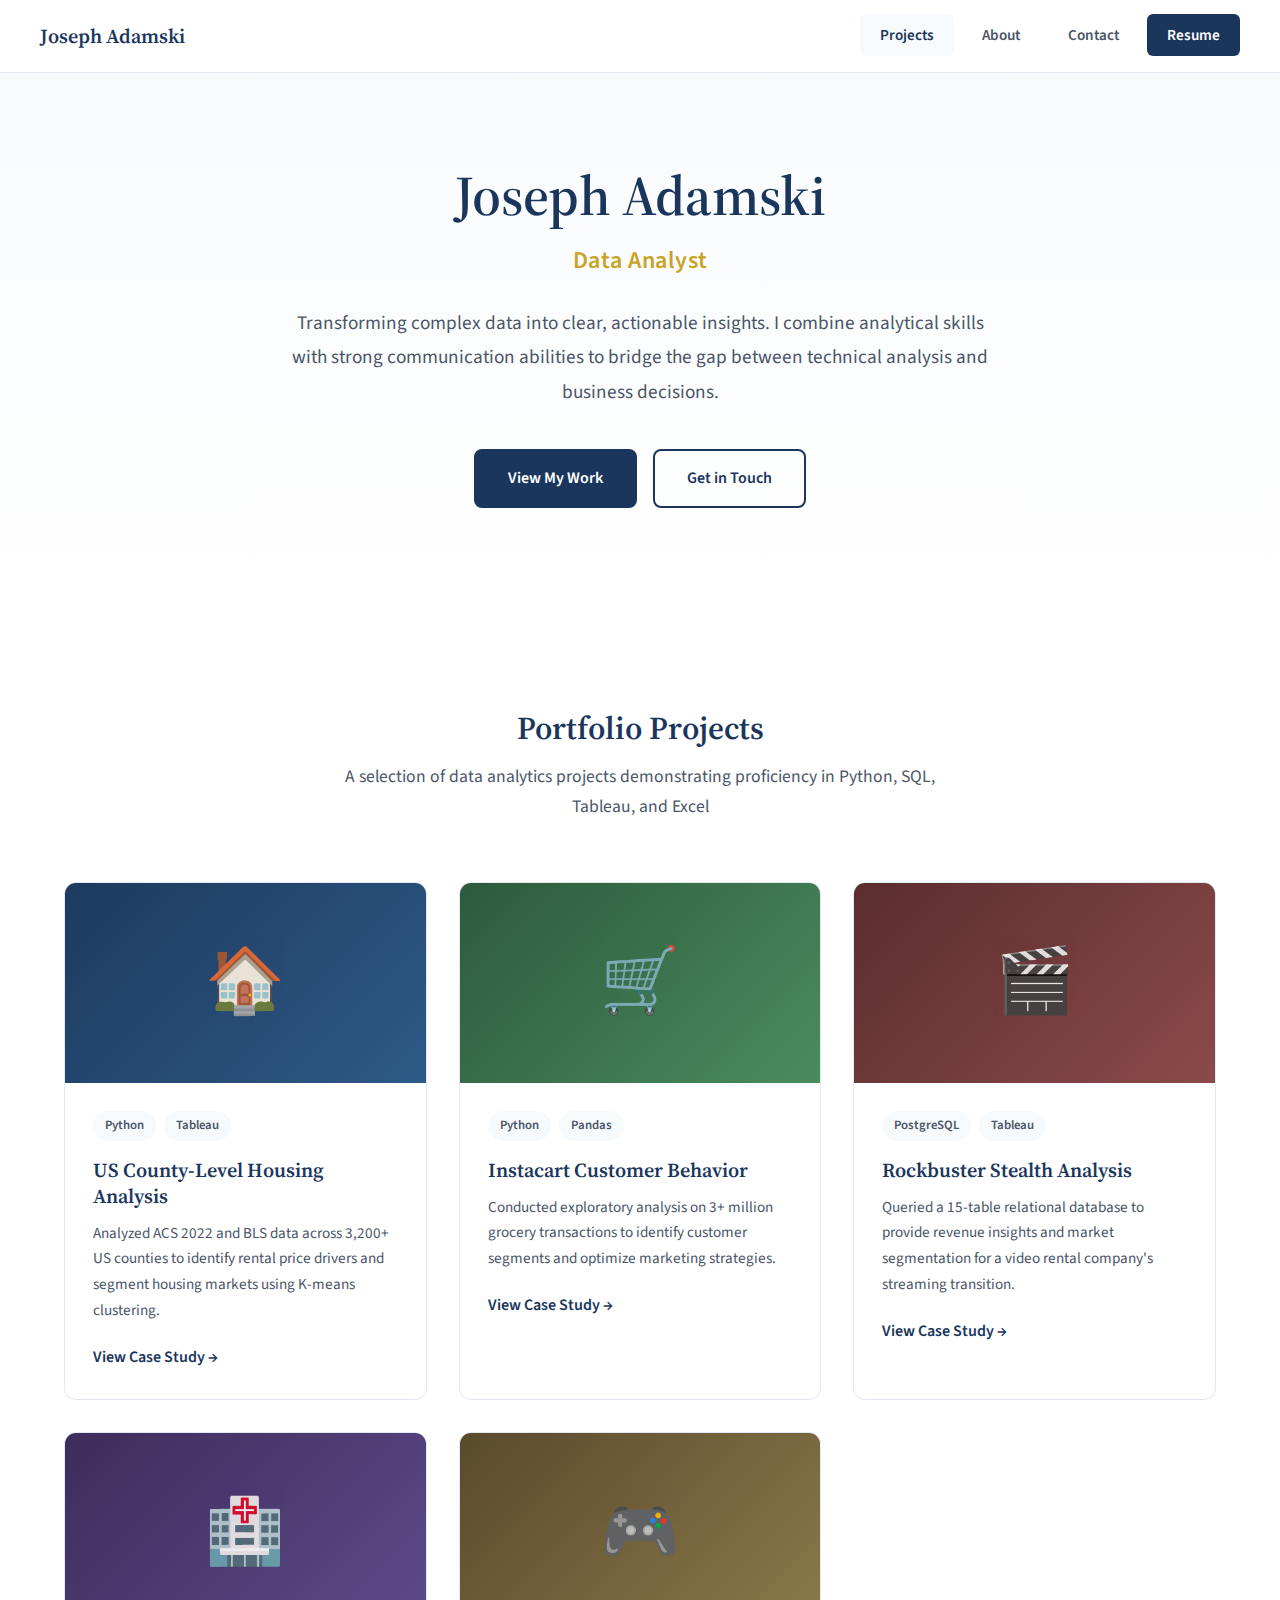
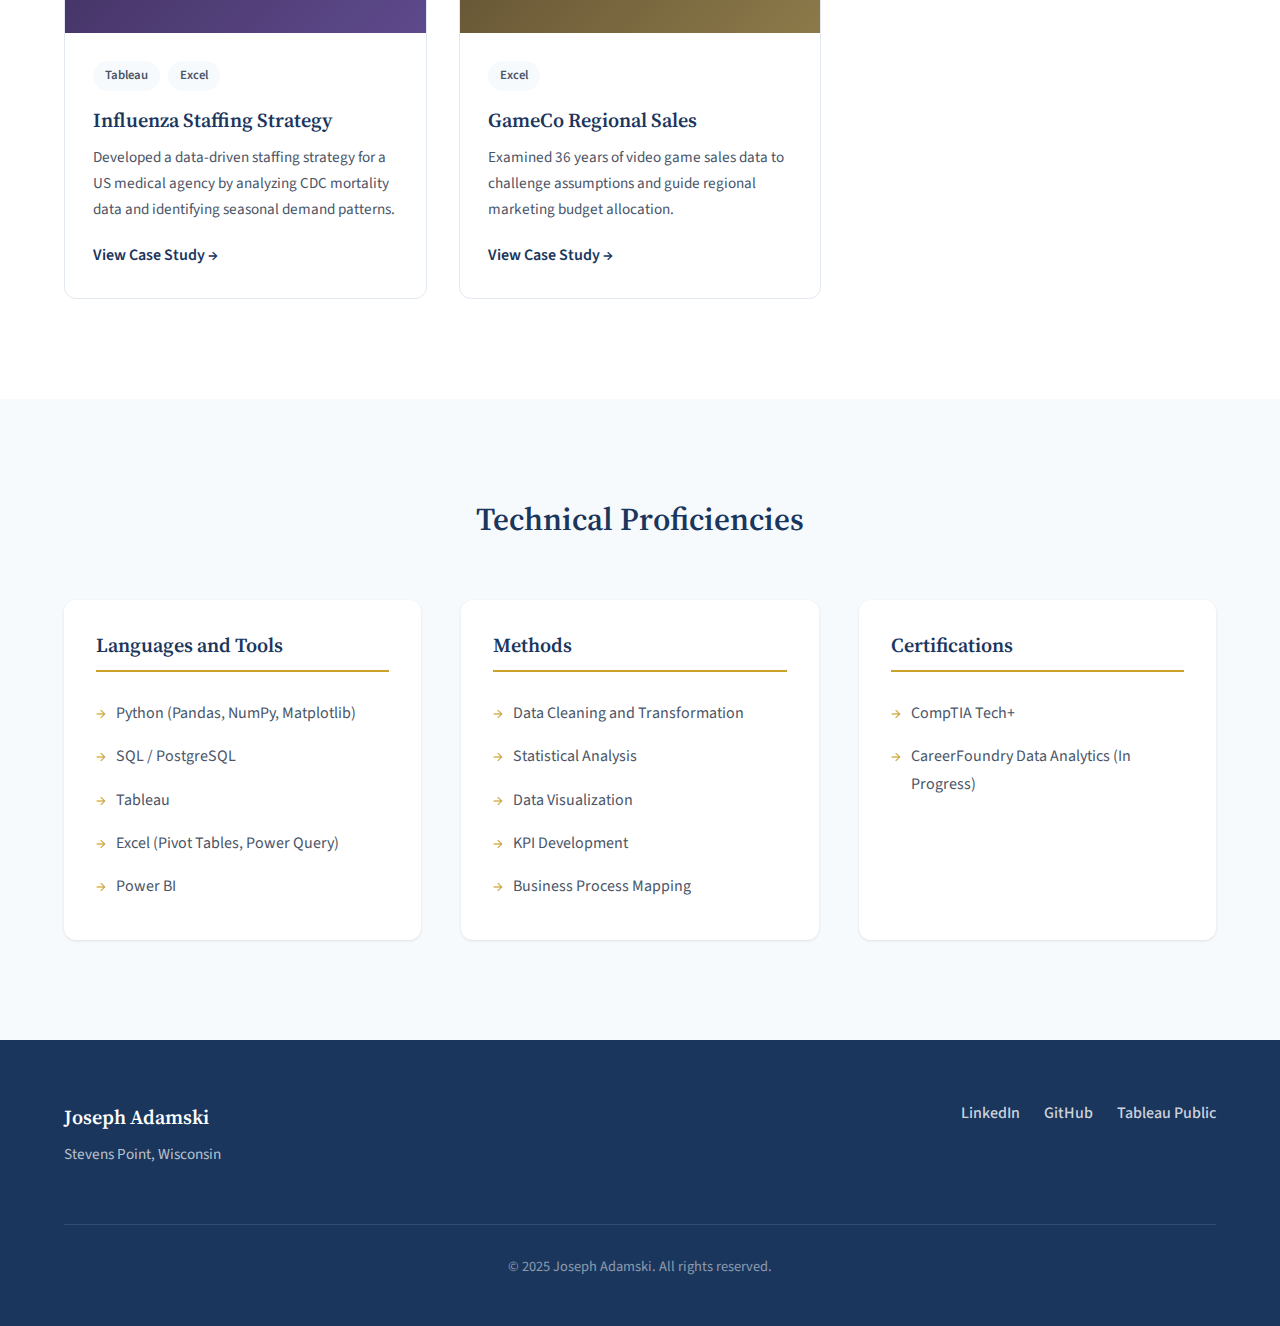
<file: index.html>
<!DOCTYPE html>
<html lang="en">
<head>
    <meta charset="UTF-8">
    <meta name="viewport" content="width=device-width, initial-scale=1.0">
    <title>Joseph Adamski | Data Analyst</title>
    <link rel="stylesheet" href="styles.css">
    <link rel="preconnect" href="https://fonts.googleapis.com">
    <link rel="preconnect" href="https://fonts.gstatic.com" crossorigin>
    <link href="https://fonts.googleapis.com/css2?family=Source+Sans+3:wght@400;600;700&family=Source+Serif+4:wght@400;600&display=swap" rel="stylesheet">
</head>
<body>
    <!-- Navigation -->
    <nav class="navbar">
        <div class="nav-container">
            <a href="index.html" class="nav-logo">Joseph Adamski</a>
            <ul class="nav-menu">
                <li><a href="index.html" class="nav-link active">Projects</a></li>
                <li><a href="about.html" class="nav-link">About</a></li>
                <li><a href="contact.html" class="nav-link">Contact</a></li>
                <li><a href="assets/Joseph_Adamski_Resume.pdf" class="nav-link nav-resume" target="_blank">Resume</a></li>
            </ul>
            <button class="nav-toggle" aria-label="Toggle navigation">
                <span></span>
                <span></span>
                <span></span>
            </button>
        </div>
    </nav>

    <!-- Hero Section -->
    <header class="hero">
        <div class="hero-content">
            <h1>Joseph Adamski</h1>
            <p class="hero-title">Data Analyst</p>
            <p class="hero-description">Transforming complex data into clear, actionable insights. I combine analytical skills with strong communication abilities to bridge the gap between technical analysis and business decisions.</p>
            <div class="hero-cta">
                <a href="#projects" class="btn btn-primary">View My Work</a>
                <a href="contact.html" class="btn btn-secondary">Get in Touch</a>
            </div>
        </div>
    </header>

    <!-- Projects Section -->
    <section id="projects" class="projects">
        <div class="container">
            <h2 class="section-title">Portfolio Projects</h2>
            <p class="section-subtitle">A selection of data analytics projects demonstrating proficiency in Python, SQL, Tableau, and Excel</p>
            
            <div class="project-grid">
                <!-- Project 1: US Housing -->
                <article class="project-card">
                    <div class="project-image">
                        <div class="project-placeholder" style="background: linear-gradient(135deg, #1e3a5f 0%, #2d5a87 100%);">
                            <span class="project-icon">🏠</span>
                        </div>
                    </div>
                    <div class="project-content">
                        <div class="project-tags">
                            <span class="tag">Python</span>
                            <span class="tag">Tableau</span>
                        </div>
                        <h3>US County-Level Housing Analysis</h3>
                        <p>Analyzed ACS 2022 and BLS data across 3,200+ US counties to identify rental price drivers and segment housing markets using K-means clustering.</p>
                        <a href="projects/us-housing.html" class="project-link">View Case Study →</a>
                    </div>
                </article>

                <!-- Project 2: Instacart -->
                <article class="project-card">
                    <div class="project-image">
                        <div class="project-placeholder" style="background: linear-gradient(135deg, #2d5a3d 0%, #4a8c5e 100%);">
                            <span class="project-icon">🛒</span>
                        </div>
                    </div>
                    <div class="project-content">
                        <div class="project-tags">
                            <span class="tag">Python</span>
                            <span class="tag">Pandas</span>
                        </div>
                        <h3>Instacart Customer Behavior</h3>
                        <p>Conducted exploratory analysis on 3+ million grocery transactions to identify customer segments and optimize marketing strategies.</p>
                        <a href="projects/instacart.html" class="project-link">View Case Study →</a>
                    </div>
                </article>

                <!-- Project 3: Rockbuster -->
                <article class="project-card">
                    <div class="project-image">
                        <div class="project-placeholder" style="background: linear-gradient(135deg, #5a2d2d 0%, #8c4a4a 100%);">
                            <span class="project-icon">🎬</span>
                        </div>
                    </div>
                    <div class="project-content">
                        <div class="project-tags">
                            <span class="tag">PostgreSQL</span>
                            <span class="tag">Tableau</span>
                        </div>
                        <h3>Rockbuster Stealth Analysis</h3>
                        <p>Queried a 15-table relational database to provide revenue insights and market segmentation for a video rental company's streaming transition.</p>
                        <a href="projects/rockbuster.html" class="project-link">View Case Study →</a>
                    </div>
                </article>

                <!-- Project 4: Influenza -->
                <article class="project-card">
                    <div class="project-image">
                        <div class="project-placeholder" style="background: linear-gradient(135deg, #3d2d5a 0%, #5e4a8c 100%);">
                            <span class="project-icon">🏥</span>
                        </div>
                    </div>
                    <div class="project-content">
                        <div class="project-tags">
                            <span class="tag">Tableau</span>
                            <span class="tag">Excel</span>
                        </div>
                        <h3>Influenza Staffing Strategy</h3>
                        <p>Developed a data-driven staffing strategy for a US medical agency by analyzing CDC mortality data and identifying seasonal demand patterns.</p>
                        <a href="projects/influenza.html" class="project-link">View Case Study →</a>
                    </div>
                </article>

                <!-- Project 5: GameCo -->
                <article class="project-card">
                    <div class="project-image">
                        <div class="project-placeholder" style="background: linear-gradient(135deg, #5a4a2d 0%, #8c7a4a 100%);">
                            <span class="project-icon">🎮</span>
                        </div>
                    </div>
                    <div class="project-content">
                        <div class="project-tags">
                            <span class="tag">Excel</span>
                        </div>
                        <h3>GameCo Regional Sales</h3>
                        <p>Examined 36 years of video game sales data to challenge assumptions and guide regional marketing budget allocation.</p>
                        <a href="projects/gameco.html" class="project-link">View Case Study →</a>
                    </div>
                </article>
            </div>
        </div>
    </section>

    <!-- Skills Section -->
    <section class="skills">
        <div class="container">
            <h2 class="section-title">Technical Proficiencies</h2>
            <div class="skills-grid">
                <div class="skill-category">
                    <h3>Languages and Tools</h3>
                    <ul>
                        <li>Python (Pandas, NumPy, Matplotlib)</li>
                        <li>SQL / PostgreSQL</li>
                        <li>Tableau</li>
                        <li>Excel (Pivot Tables, Power Query)</li>
                        <li>Power BI</li>
                    </ul>
                </div>
                <div class="skill-category">
                    <h3>Methods</h3>
                    <ul>
                        <li>Data Cleaning and Transformation</li>
                        <li>Statistical Analysis</li>
                        <li>Data Visualization</li>
                        <li>KPI Development</li>
                        <li>Business Process Mapping</li>
                    </ul>
                </div>
                <div class="skill-category">
                    <h3>Certifications</h3>
                    <ul>
                        <li>CompTIA Tech+</li>
                        <li>CareerFoundry Data Analytics (In Progress)</li>
                    </ul>
                </div>
            </div>
        </div>
    </section>

    <!-- Footer -->
    <footer class="footer">
        <div class="container">
            <div class="footer-content">
                <div class="footer-info">
                    <p class="footer-name">Joseph Adamski</p>
                    <p class="footer-location">Stevens Point, Wisconsin</p>
                </div>
                <div class="footer-links">
                    <a href="https://www.linkedin.com/in/josephvadamski" target="_blank">LinkedIn</a>
                    <a href="https://github.com/DataPenguin-25" target="_blank">GitHub</a>
                    <a href="https://public.tableau.com/app/profile/joseph.adamski" target="_blank">Tableau Public</a>
                </div>
            </div>
            <p class="footer-copyright">© 2025 Joseph Adamski. All rights reserved.</p>
        </div>
    </footer>

    <script src="script.js"></script>
</body>
</html>
</file>
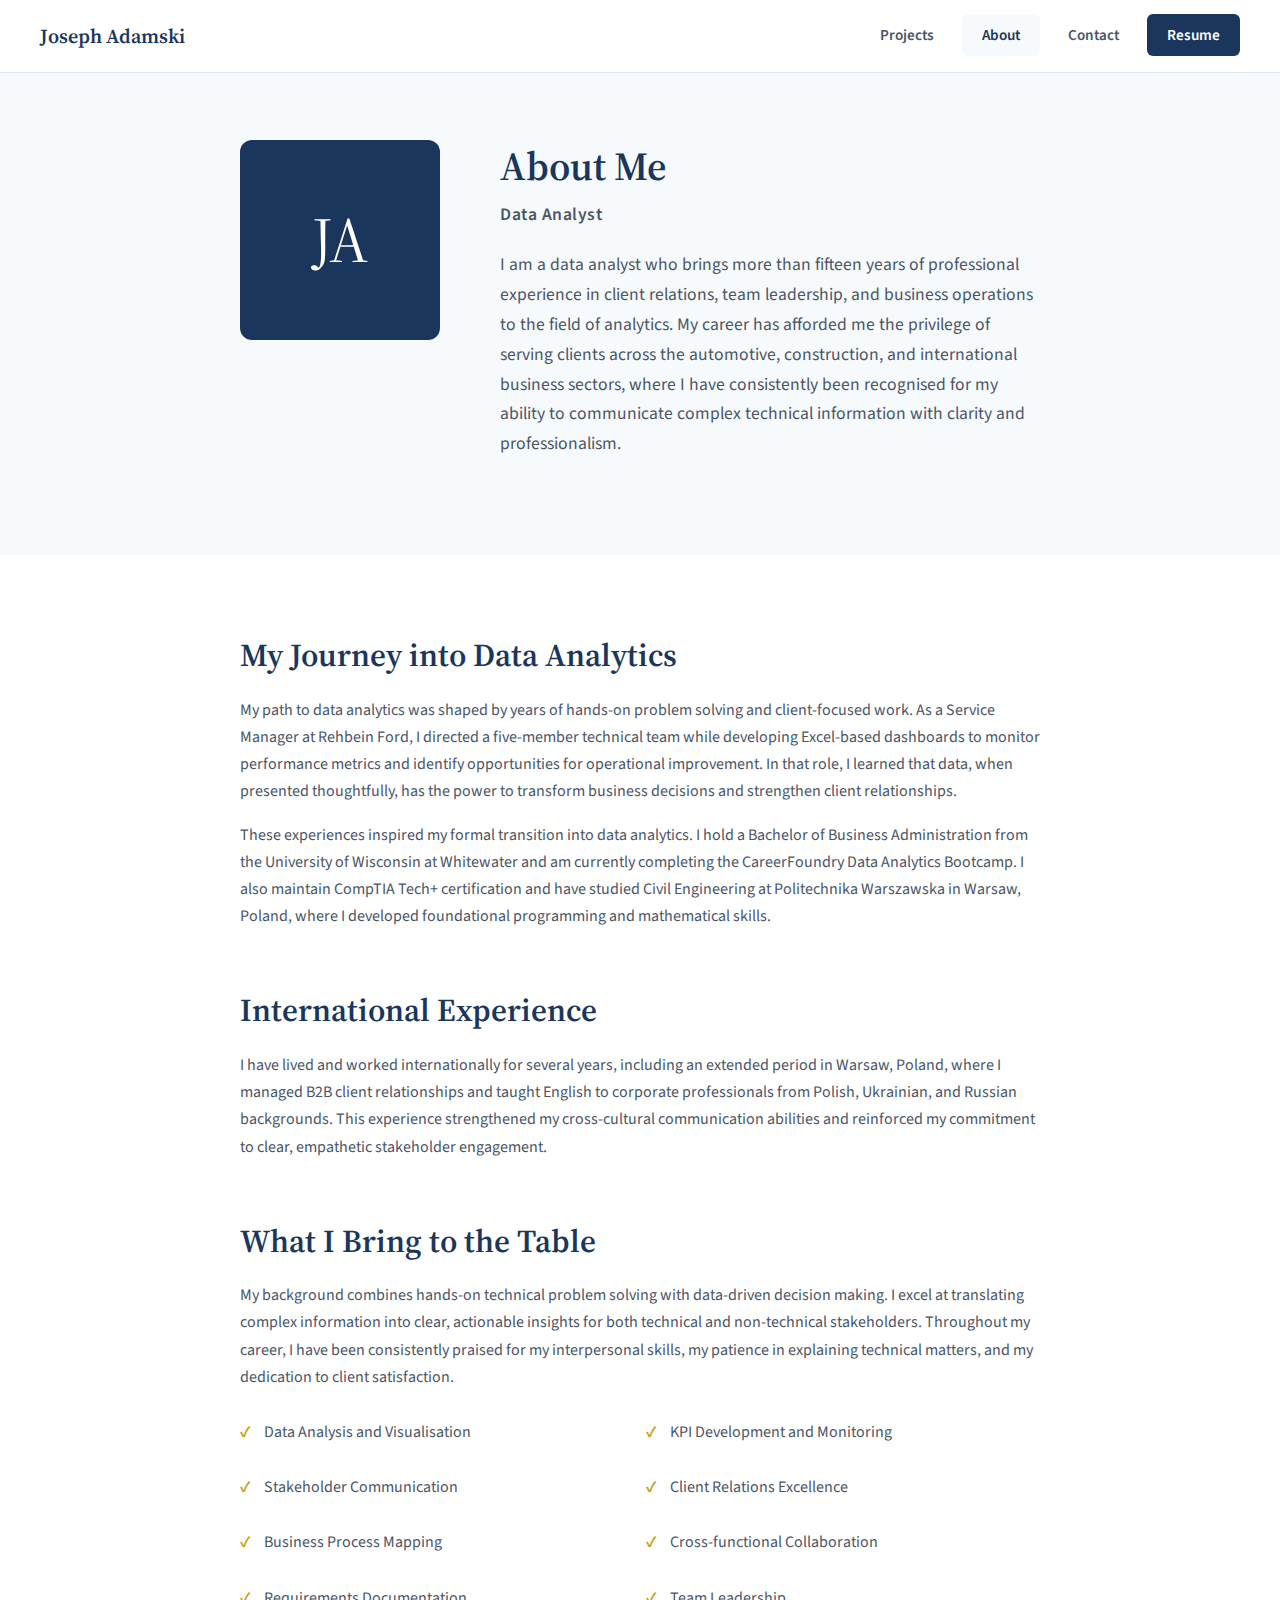
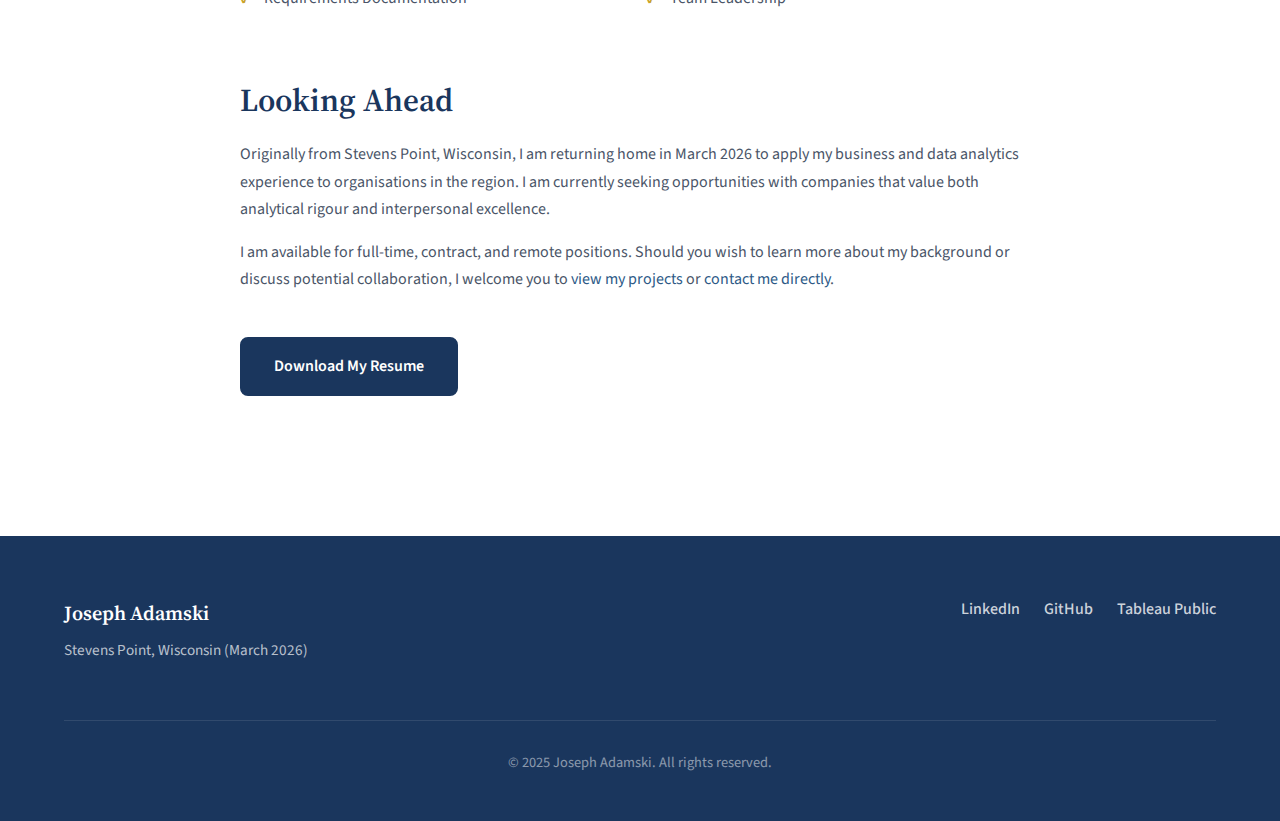
<file: about.html>
<!DOCTYPE html>
<html lang="en">
<head>
    <meta charset="UTF-8">
    <meta name="viewport" content="width=device-width, initial-scale=1.0">
    <title>About | Joseph Adamski</title>
    <link rel="stylesheet" href="styles.css">
    <link rel="preconnect" href="https://fonts.googleapis.com">
    <link rel="preconnect" href="https://fonts.gstatic.com" crossorigin>
    <link href="https://fonts.googleapis.com/css2?family=Source+Sans+3:wght@400;600;700&family=Source+Serif+4:wght@400;600&display=swap" rel="stylesheet">
</head>
<body>
    <!-- Navigation -->
    <nav class="navbar">
        <div class="nav-container">
            <a href="index.html" class="nav-logo">Joseph Adamski</a>
            <ul class="nav-menu">
                <li><a href="index.html" class="nav-link">Projects</a></li>
                <li><a href="about.html" class="nav-link active">About</a></li>
                <li><a href="contact.html" class="nav-link">Contact</a></li>
                <li><a href="assets/Joseph_Adamski_Resume.pdf" class="nav-link nav-resume" target="_blank">Resume</a></li>
            </ul>
            <button class="nav-toggle" aria-label="Toggle navigation">
                <span></span>
                <span></span>
                <span></span>
            </button>
        </div>
    </nav>

    <!-- About Hero -->
    <section class="about-hero">
        <div class="about-content">
            <div class="about-photo">
                JA
            </div>
            <div class="about-intro">
                <h1>About Me</h1>
                <p class="hero-title">Data Analyst</p>
                <p>I am a data analyst who brings more than fifteen years of professional experience in client relations, team leadership, and business operations to the field of analytics. My career has afforded me the privilege of serving clients across the automotive, construction, and international business sectors, where I have consistently been recognised for my ability to communicate complex technical information with clarity and professionalism.</p>
            </div>
        </div>
    </section>

    <!-- About Sections -->
    <div class="about-sections">
        <section class="about-section">
            <h2>My Journey into Data Analytics</h2>
            <p>My path to data analytics was shaped by years of hands-on problem solving and client-focused work. As a Service Manager at Rehbein Ford, I directed a five-member technical team while developing Excel-based dashboards to monitor performance metrics and identify opportunities for operational improvement. In that role, I learned that data, when presented thoughtfully, has the power to transform business decisions and strengthen client relationships.</p>
            <p>These experiences inspired my formal transition into data analytics. I hold a Bachelor of Business Administration from the University of Wisconsin at Whitewater and am currently completing the CareerFoundry Data Analytics Bootcamp. I also maintain CompTIA Tech+ certification and have studied Civil Engineering at Politechnika Warszawska in Warsaw, Poland, where I developed foundational programming and mathematical skills.</p>
        </section>

        <section class="about-section">
            <h2>International Experience</h2>
            <p>I have lived and worked internationally for several years, including an extended period in Warsaw, Poland, where I managed B2B client relationships and taught English to corporate professionals from Polish, Ukrainian, and Russian backgrounds. This experience strengthened my cross-cultural communication abilities and reinforced my commitment to clear, empathetic stakeholder engagement.</p>
        </section>

        <section class="about-section">
            <h2>What I Bring to the Table</h2>
            <p>My background combines hands-on technical problem solving with data-driven decision making. I excel at translating complex information into clear, actionable insights for both technical and non-technical stakeholders. Throughout my career, I have been consistently praised for my interpersonal skills, my patience in explaining technical matters, and my dedication to client satisfaction.</p>
            
            <ul class="competencies-list">
                <li>Data Analysis and Visualisation</li>
                <li>KPI Development and Monitoring</li>
                <li>Stakeholder Communication</li>
                <li>Client Relations Excellence</li>
                <li>Business Process Mapping</li>
                <li>Cross-functional Collaboration</li>
                <li>Requirements Documentation</li>
                <li>Team Leadership</li>
            </ul>
        </section>

        <section class="about-section">
            <h2>Looking Ahead</h2>
            <p>Originally from Stevens Point, Wisconsin, I am returning home in March 2026 to apply my business and data analytics experience to organisations in the region. I am currently seeking opportunities with companies that value both analytical rigour and interpersonal excellence.</p>
            <p>I am available for full-time, contract, and remote positions. Should you wish to learn more about my background or discuss potential collaboration, I welcome you to <a href="index.html">view my projects</a> or <a href="contact.html">contact me directly</a>.</p>
            <br>
            <a href="assets/Joseph_Adamski_Resume.pdf" class="btn btn-primary" target="_blank">Download My Resume</a>
        </section>
    </div>

    <!-- Footer -->
    <footer class="footer">
        <div class="container">
            <div class="footer-content">
                <div class="footer-info">
                    <p class="footer-name">Joseph Adamski</p>
                    <p class="footer-location">Stevens Point, Wisconsin (March 2026)</p>
                </div>
                <div class="footer-links">
                    <a href="https://www.linkedin.com/in/joseph-adamski-3a903a287" target="_blank">LinkedIn</a>
                    <a href="https://github.com/DataPenguin-25" target="_blank">GitHub</a>
                    <a href="https://public.tableau.com/app/profile/joseph.adamski" target="_blank">Tableau Public</a>
                </div>
            </div>
            <p class="footer-copyright">© 2025 Joseph Adamski. All rights reserved.</p>
        </div>
    </footer>

    <script src="script.js"></script>
</body>
</html>
</file>
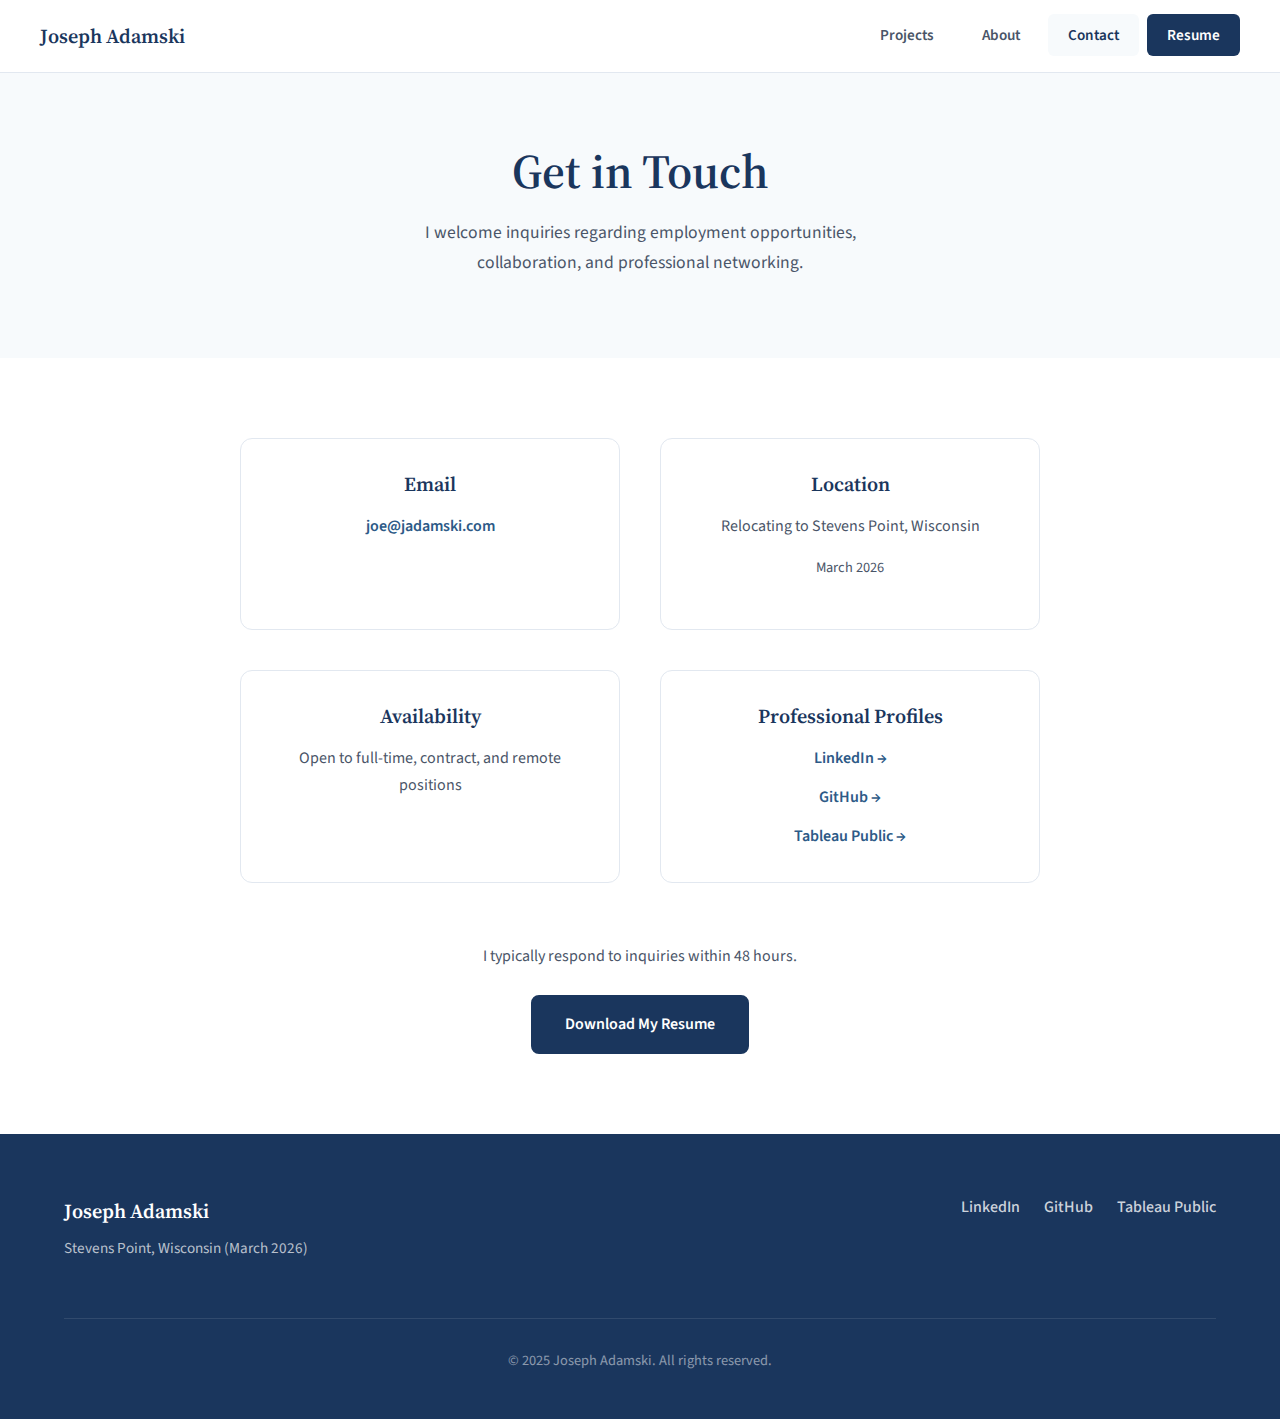
<file: contact.html>
<!DOCTYPE html>
<html lang="en">
<head>
    <meta charset="UTF-8">
    <meta name="viewport" content="width=device-width, initial-scale=1.0">
    <title>Contact | Joseph Adamski</title>
    <link rel="stylesheet" href="styles.css">
    <link rel="preconnect" href="https://fonts.googleapis.com">
    <link rel="preconnect" href="https://fonts.gstatic.com" crossorigin>
    <link href="https://fonts.googleapis.com/css2?family=Source+Sans+3:wght@400;600;700&family=Source+Serif+4:wght@400;600&display=swap" rel="stylesheet">
</head>
<body>
    <!-- Navigation -->
    <nav class="navbar">
        <div class="nav-container">
            <a href="index.html" class="nav-logo">Joseph Adamski</a>
            <ul class="nav-menu">
                <li><a href="index.html" class="nav-link">Projects</a></li>
                <li><a href="about.html" class="nav-link">About</a></li>
                <li><a href="contact.html" class="nav-link active">Contact</a></li>
                <li><a href="assets/Joseph_Adamski_Resume.pdf" class="nav-link nav-resume" target="_blank">Resume</a></li>
            </ul>
            <button class="nav-toggle" aria-label="Toggle navigation">
                <span></span>
                <span></span>
                <span></span>
            </button>
        </div>
    </nav>

    <!-- Contact Hero -->
    <section class="contact-hero">
        <h1>Get in Touch</h1>
        <p>I welcome inquiries regarding employment opportunities, collaboration, and professional networking.</p>
    </section>

    <!-- Contact Content -->
    <section class="contact-content">
        <div class="contact-grid">
            <div class="contact-card">
                <h3>Email</h3>
                <p><a href="mailto:joe@jadamski.com">joe@jadamski.com</a></p>
            </div>
            
            <div class="contact-card">
                <h3>Location</h3>
                <p>Relocating to Stevens Point, Wisconsin</p>
                <p style="color: var(--color-text-light); font-size: 0.9rem;">March 2026</p>
            </div>
            
            <div class="contact-card">
                <h3>Availability</h3>
                <p>Open to full-time, contract, and remote positions</p>
            </div>
            
            <div class="contact-card">
                <h3>Professional Profiles</h3>
                <div class="social-links">
                    <a href="https://www.linkedin.com/in/joseph-adamski-3a903a287" target="_blank">LinkedIn →</a>
                    <a href="https://github.com/DataPenguin-25" target="_blank">GitHub →</a>
                    <a href="https://public.tableau.com/app/profile/joseph.adamski" target="_blank">Tableau Public →</a>
                </div>
            </div>
        </div>
        
        <div style="text-align: center; margin-top: 60px;">
            <p style="color: var(--color-text-light); margin-bottom: 24px;">I typically respond to inquiries within 48 hours.</p>
            <a href="assets/Joseph_Adamski_Resume.pdf" class="btn btn-primary" target="_blank">Download My Resume</a>
        </div>
    </section>

    <!-- Footer -->
    <footer class="footer">
        <div class="container">
            <div class="footer-content">
                <div class="footer-info">
                    <p class="footer-name">Joseph Adamski</p>
                    <p class="footer-location">Stevens Point, Wisconsin (March 2026)</p>
                </div>
                <div class="footer-links">
                    <a href="https://www.linkedin.com/in/joseph-adamski-3a903a287" target="_blank">LinkedIn</a>
                    <a href="https://github.com/DataPenguin-25" target="_blank">GitHub</a>
                    <a href="https://public.tableau.com/app/profile/joseph.adamski" target="_blank">Tableau Public</a>
                </div>
            </div>
            <p class="footer-copyright">© 2025 Joseph Adamski. All rights reserved.</p>
        </div>
    </footer>

    <script src="script.js"></script>
</body>
</html>
</file>
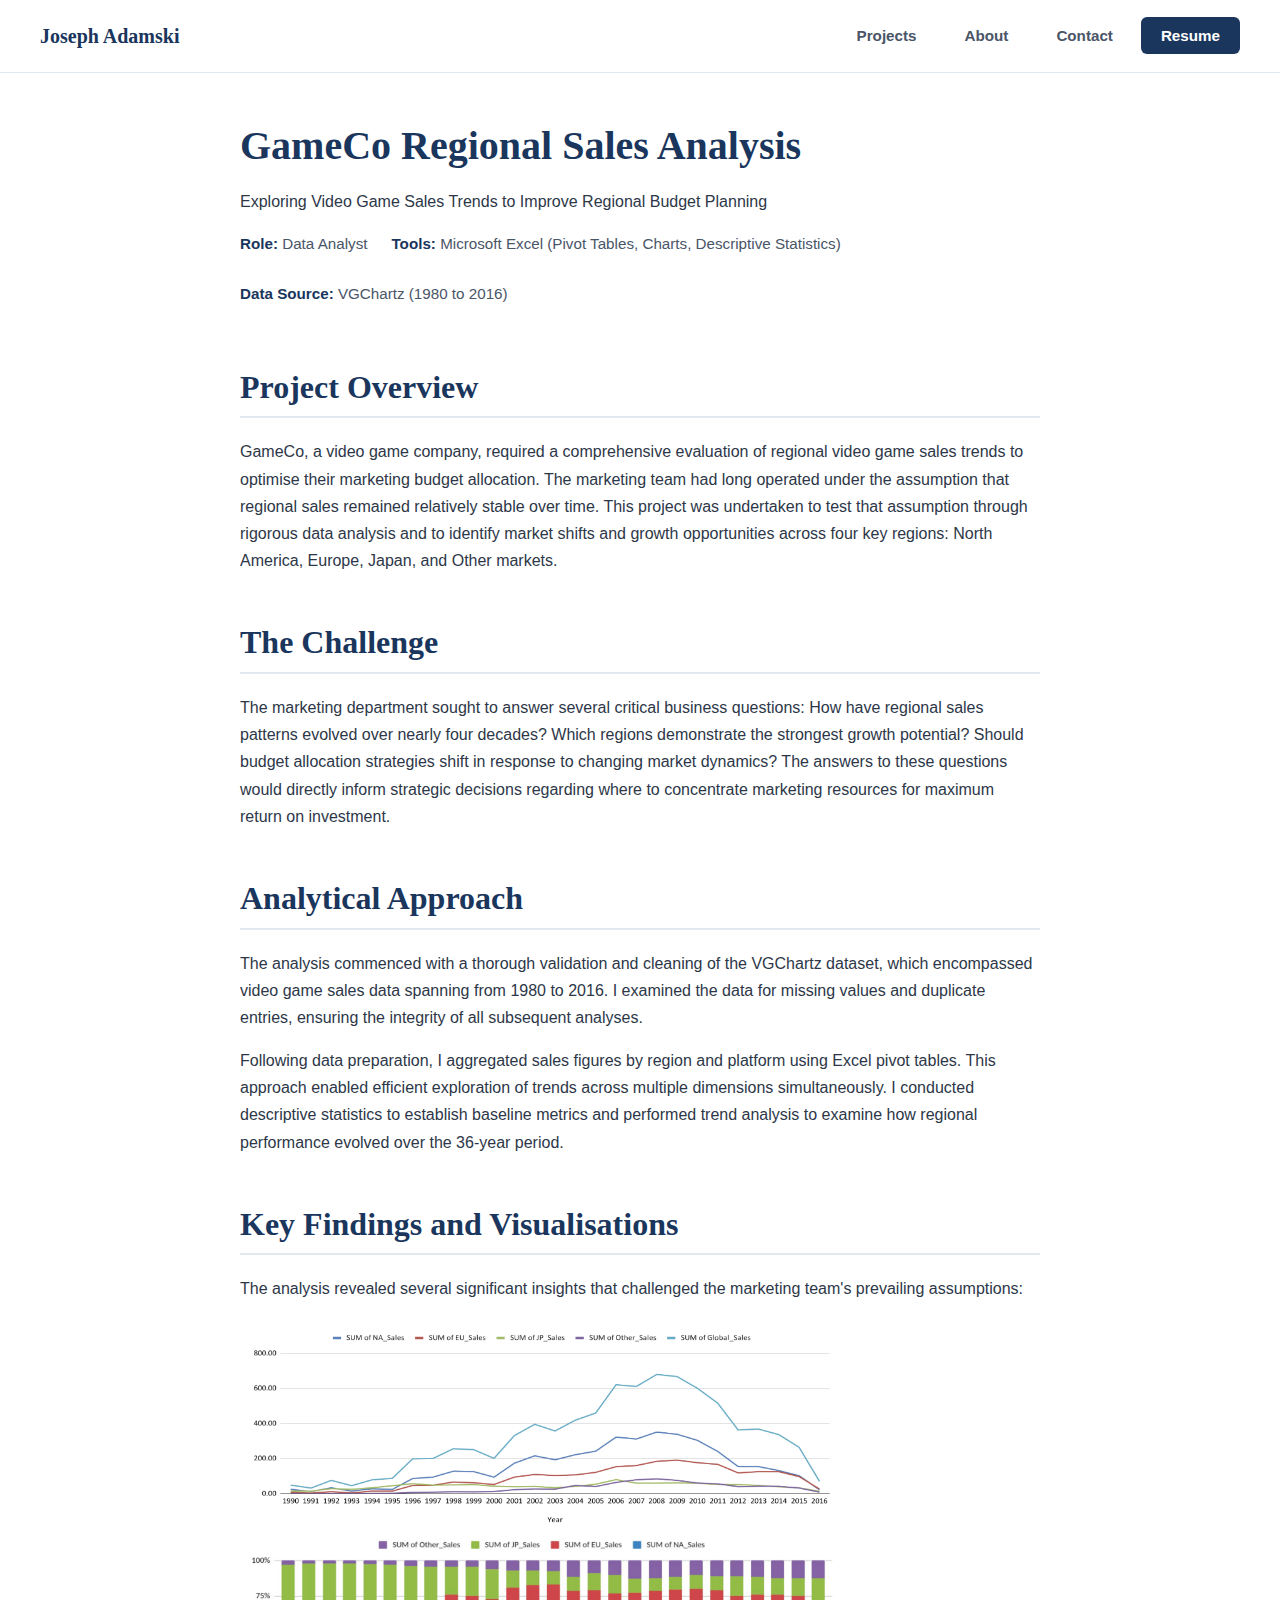
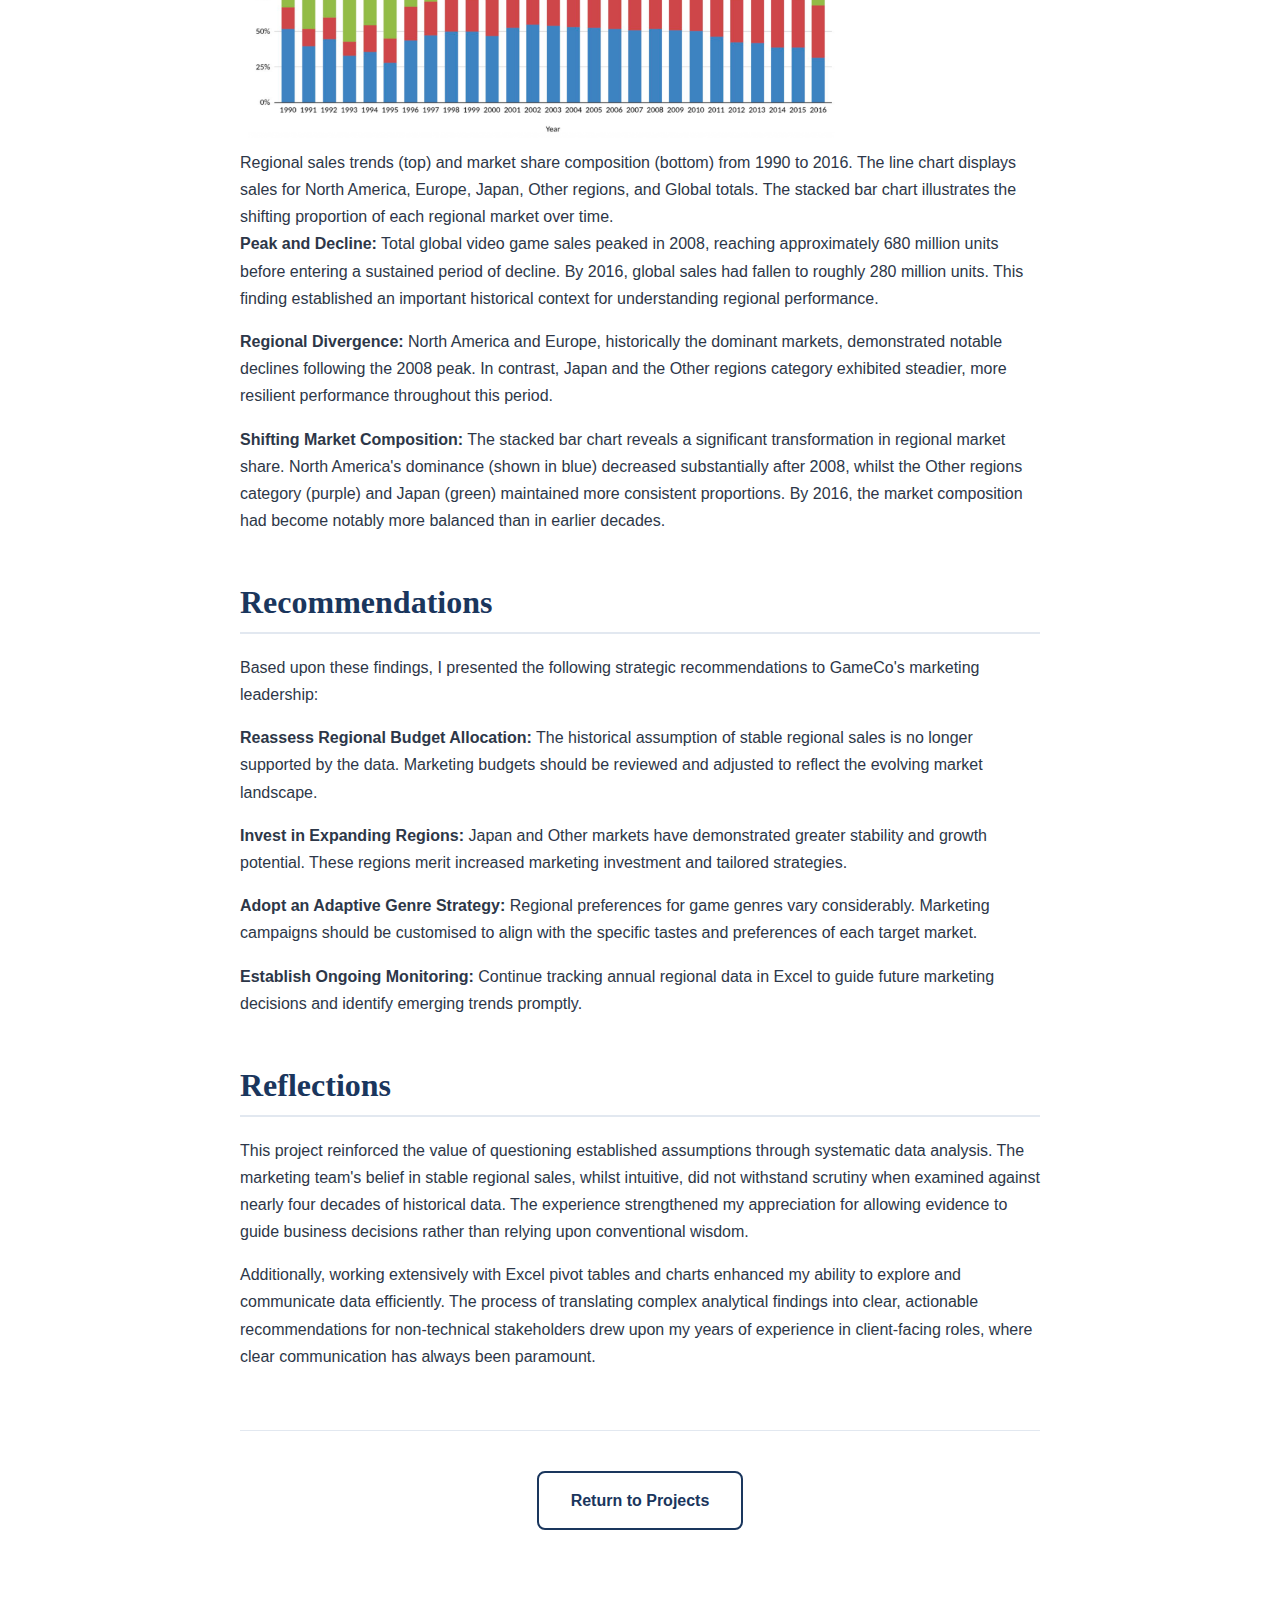
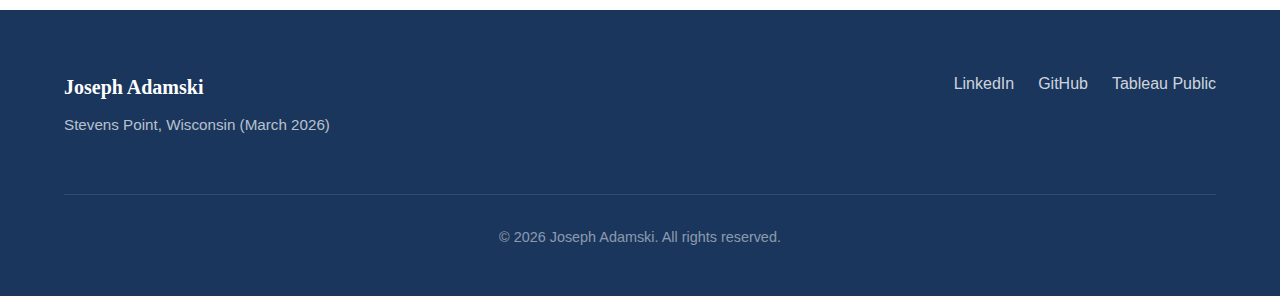
<file: projects/gameco.html>
<!DOCTYPE html>
<html lang="en">
<head>
    <meta charset="UTF-8">
    <meta name="viewport" content="width=device-width, initial-scale=1.0">
    <title>GameCo Regional Sales Analysis | Joseph Adamski</title>
    <link rel="stylesheet" href="../styles.css">
</head>
<body>
    <!-- Navigation -->
    <nav class="navbar">
        <div class="nav-container">
            <a href="../index.html" class="nav-logo">Joseph Adamski</a>
            <ul class="nav-menu">
                <li><a href="../index.html" class="nav-link">Projects</a></li>
                <li><a href="../about.html" class="nav-link">About</a></li>
                <li><a href="../contact.html" class="nav-link">Contact</a></li>
                <li><a href="../assets/Joseph_Adamski_Resume.pdf" class="nav-link nav-resume" target="_blank">Resume</a></li>
            </ul>
            <button class="nav-toggle" aria-label="Toggle navigation">
                <span></span>
                <span></span>
                <span></span>
            </button>
        </div>
    </nav>

    <!-- Case Study -->
    <article class="case-study">
        <header class="case-study-header">
            <h1>GameCo Regional Sales Analysis</h1>
            <p class="case-study-subtitle">Exploring Video Game Sales Trends to Improve Regional Budget Planning</p>
            <div class="case-study-meta">
                <span><strong>Role:</strong> Data Analyst</span>
                <span><strong>Tools:</strong> Microsoft Excel (Pivot Tables, Charts, Descriptive Statistics)</span>
                <span><strong>Data Source:</strong> VGChartz (1980 to 2016)</span>
            </div>
        </header>

        <div class="case-study-content">
            <section>
                <h2>Project Overview</h2>
                <p>GameCo, a video game company, required a comprehensive evaluation of regional video game sales trends to optimise their marketing budget allocation. The marketing team had long operated under the assumption that regional sales remained relatively stable over time. This project was undertaken to test that assumption through rigorous data analysis and to identify market shifts and growth opportunities across four key regions: North America, Europe, Japan, and Other markets.</p>
            </section>

            <section>
                <h2>The Challenge</h2>
                <p>The marketing department sought to answer several critical business questions: How have regional sales patterns evolved over nearly four decades? Which regions demonstrate the strongest growth potential? Should budget allocation strategies shift in response to changing market dynamics? The answers to these questions would directly inform strategic decisions regarding where to concentrate marketing resources for maximum return on investment.</p>
            </section>

            <section>
                <h2>Analytical Approach</h2>
                <p>The analysis commenced with a thorough validation and cleaning of the VGChartz dataset, which encompassed video game sales data spanning from 1980 to 2016. I examined the data for missing values and duplicate entries, ensuring the integrity of all subsequent analyses.</p>
                
                <p>Following data preparation, I aggregated sales figures by region and platform using Excel pivot tables. This approach enabled efficient exploration of trends across multiple dimensions simultaneously. I conducted descriptive statistics to establish baseline metrics and performed trend analysis to examine how regional performance evolved over the 36-year period.</p>
            </section>

            <section>
                <h2>Key Findings and Visualisations</h2>
                <p>The analysis revealed several significant insights that challenged the marketing team's prevailing assumptions:</p>
                
                <figure class="case-study-figure">
                    <img src="../assets/gameco/gameco_1.png" alt="GameCo Regional Sales Analysis Charts showing regional sales trends from 1990 to 2016 and market share composition" class="case-study-image">
                    <figcaption>Regional sales trends (top) and market share composition (bottom) from 1990 to 2016. The line chart displays sales for North America, Europe, Japan, Other regions, and Global totals. The stacked bar chart illustrates the shifting proportion of each regional market over time.</figcaption>
                </figure>
                
                <p><strong>Peak and Decline:</strong> Total global video game sales peaked in 2008, reaching approximately 680 million units before entering a sustained period of decline. By 2016, global sales had fallen to roughly 280 million units. This finding established an important historical context for understanding regional performance.</p>
                
                <p><strong>Regional Divergence:</strong> North America and Europe, historically the dominant markets, demonstrated notable declines following the 2008 peak. In contrast, Japan and the Other regions category exhibited steadier, more resilient performance throughout this period.</p>
                
                <p><strong>Shifting Market Composition:</strong> The stacked bar chart reveals a significant transformation in regional market share. North America's dominance (shown in blue) decreased substantially after 2008, whilst the Other regions category (purple) and Japan (green) maintained more consistent proportions. By 2016, the market composition had become notably more balanced than in earlier decades.</p>
            </section>

            <section>
                <h2>Recommendations</h2>
                <p>Based upon these findings, I presented the following strategic recommendations to GameCo's marketing leadership:</p>
                
                <p><strong>Reassess Regional Budget Allocation:</strong> The historical assumption of stable regional sales is no longer supported by the data. Marketing budgets should be reviewed and adjusted to reflect the evolving market landscape.</p>
                
                <p><strong>Invest in Expanding Regions:</strong> Japan and Other markets have demonstrated greater stability and growth potential. These regions merit increased marketing investment and tailored strategies.</p>
                
                <p><strong>Adopt an Adaptive Genre Strategy:</strong> Regional preferences for game genres vary considerably. Marketing campaigns should be customised to align with the specific tastes and preferences of each target market.</p>
                
                <p><strong>Establish Ongoing Monitoring:</strong> Continue tracking annual regional data in Excel to guide future marketing decisions and identify emerging trends promptly.</p>
            </section>

            <section>
                <h2>Reflections</h2>
                <p>This project reinforced the value of questioning established assumptions through systematic data analysis. The marketing team's belief in stable regional sales, whilst intuitive, did not withstand scrutiny when examined against nearly four decades of historical data. The experience strengthened my appreciation for allowing evidence to guide business decisions rather than relying upon conventional wisdom.</p>
                
                <p>Additionally, working extensively with Excel pivot tables and charts enhanced my ability to explore and communicate data efficiently. The process of translating complex analytical findings into clear, actionable recommendations for non-technical stakeholders drew upon my years of experience in client-facing roles, where clear communication has always been paramount.</p>
            </section>
        </div>

        <nav class="case-study-nav">
            <a href="../index.html" class="btn btn-secondary">Return to Projects</a>
        </nav>
    </article>

    <!-- Footer -->
    <footer class="footer">
        <div class="container">
            <div class="footer-content">
                <div class="footer-info">
                    <p class="footer-name">Joseph Adamski</p>
                    <p class="footer-location">Stevens Point, Wisconsin (March 2026)</p>
                </div>
                <div class="footer-links">
                    <a href="https://www.linkedin.com/in/joseph-adamski-3a903a287" target="_blank">LinkedIn</a>
                    <a href="https://github.com/DataPenguin-25" target="_blank">GitHub</a>
                    <a href="https://public.tableau.com/app/profile/joseph.adamski" target="_blank">Tableau Public</a>
                </div>
            </div>
            <p class="footer-copyright">© 2026 Joseph Adamski. All rights reserved.</p>
        </div>
    </footer>

    <script src="../script.js"></script>
</body>
</html>
</file>
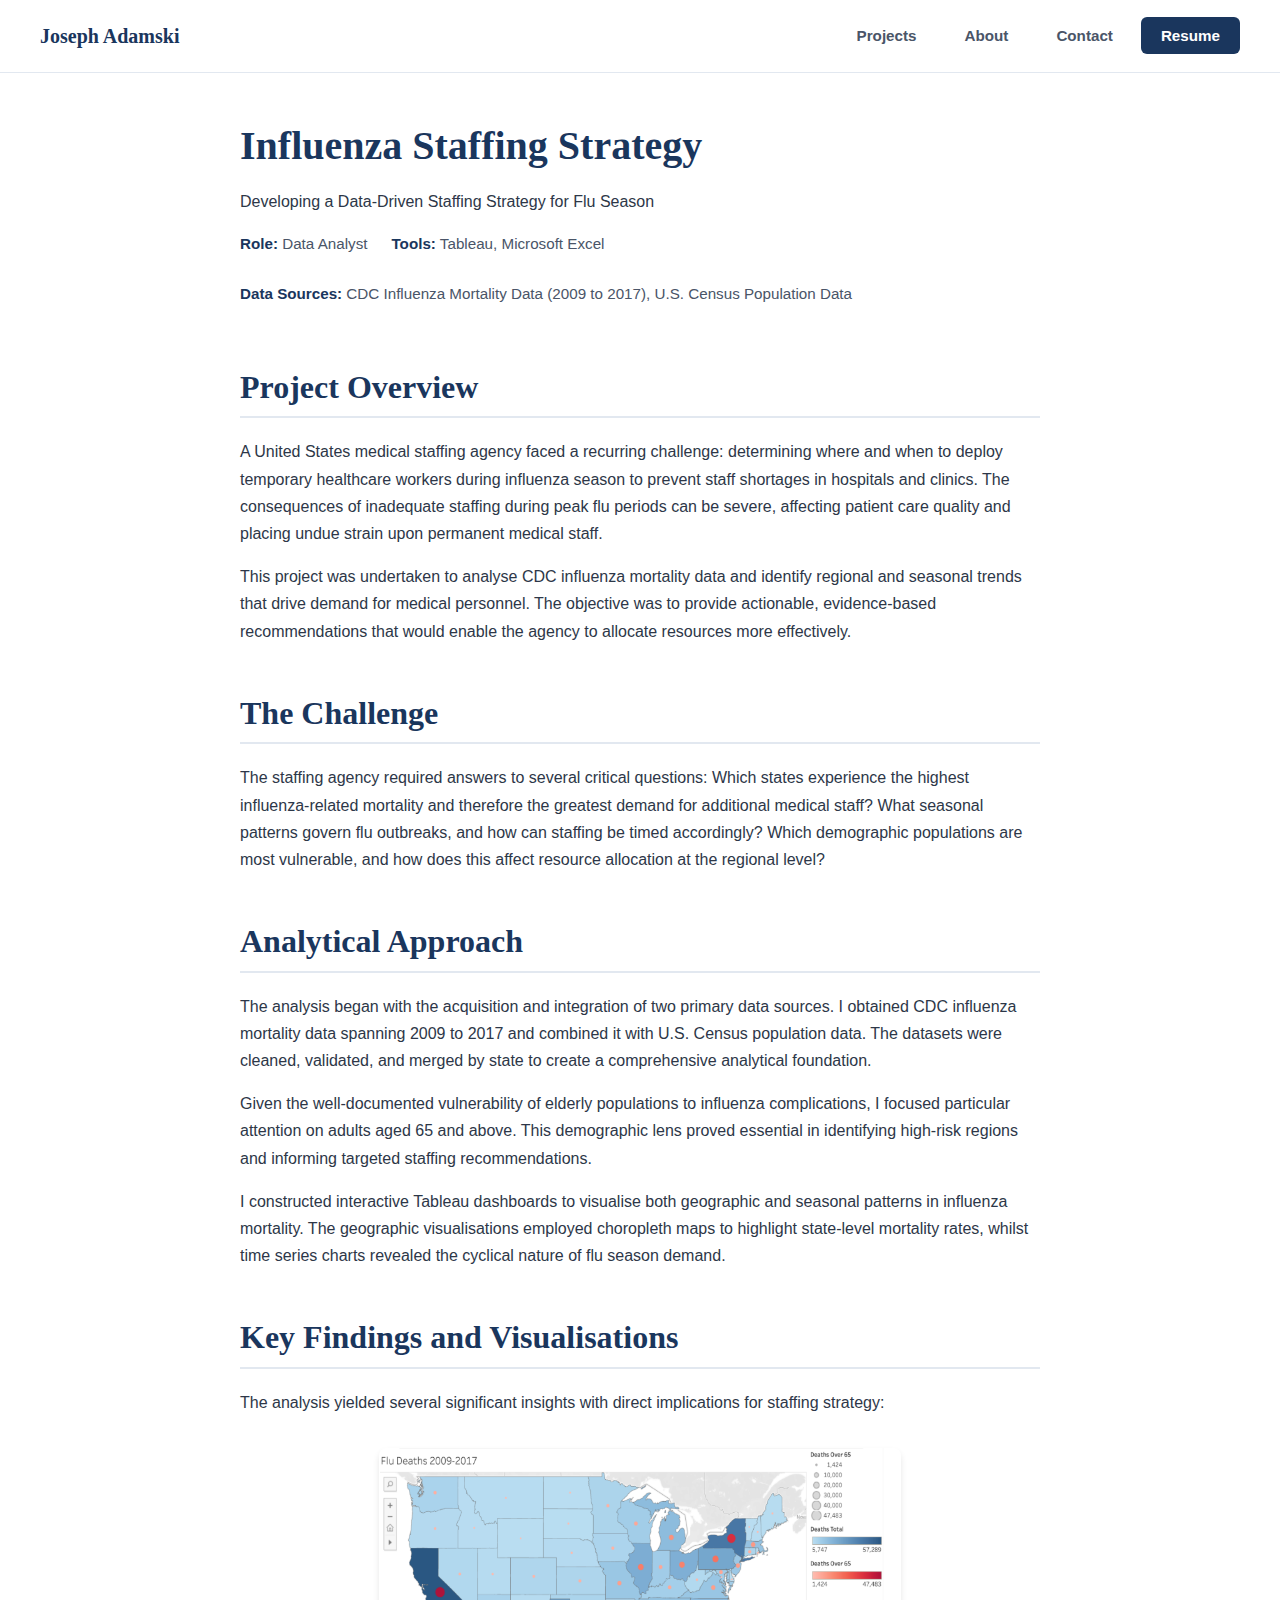
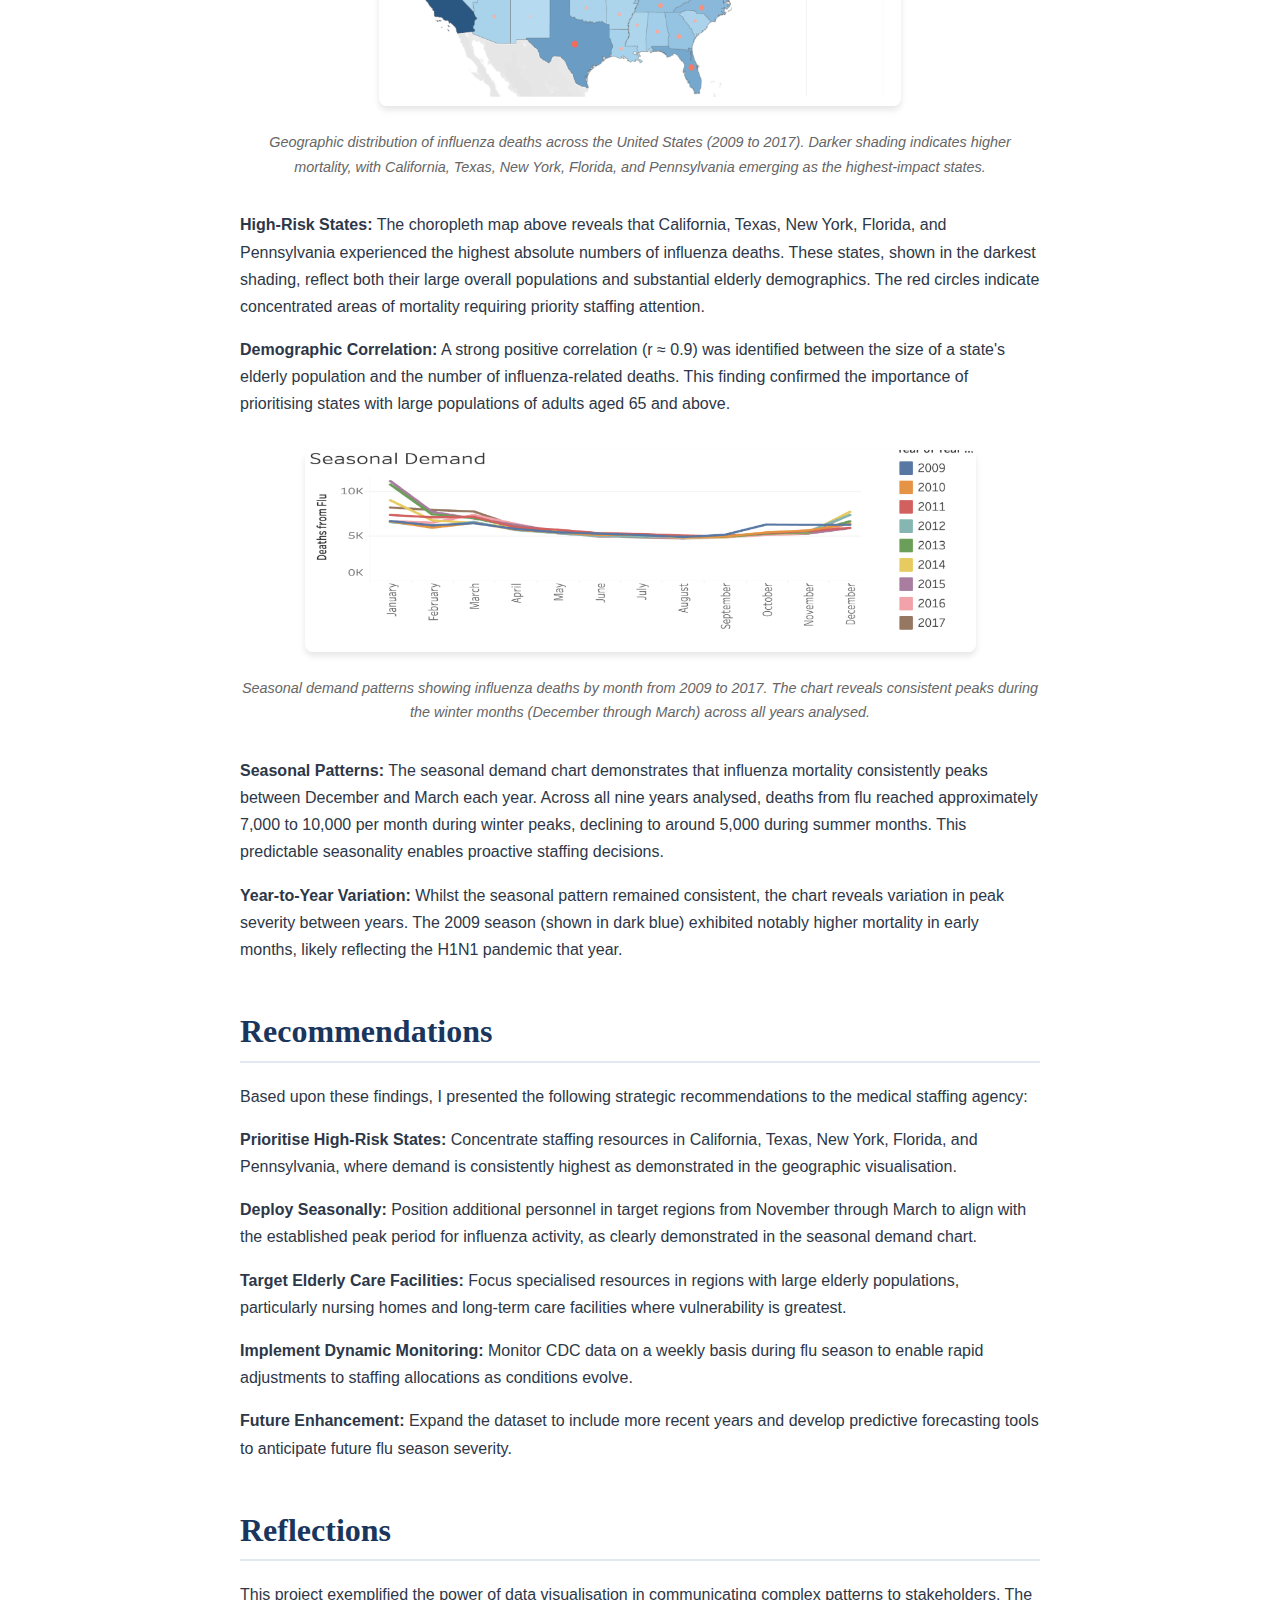
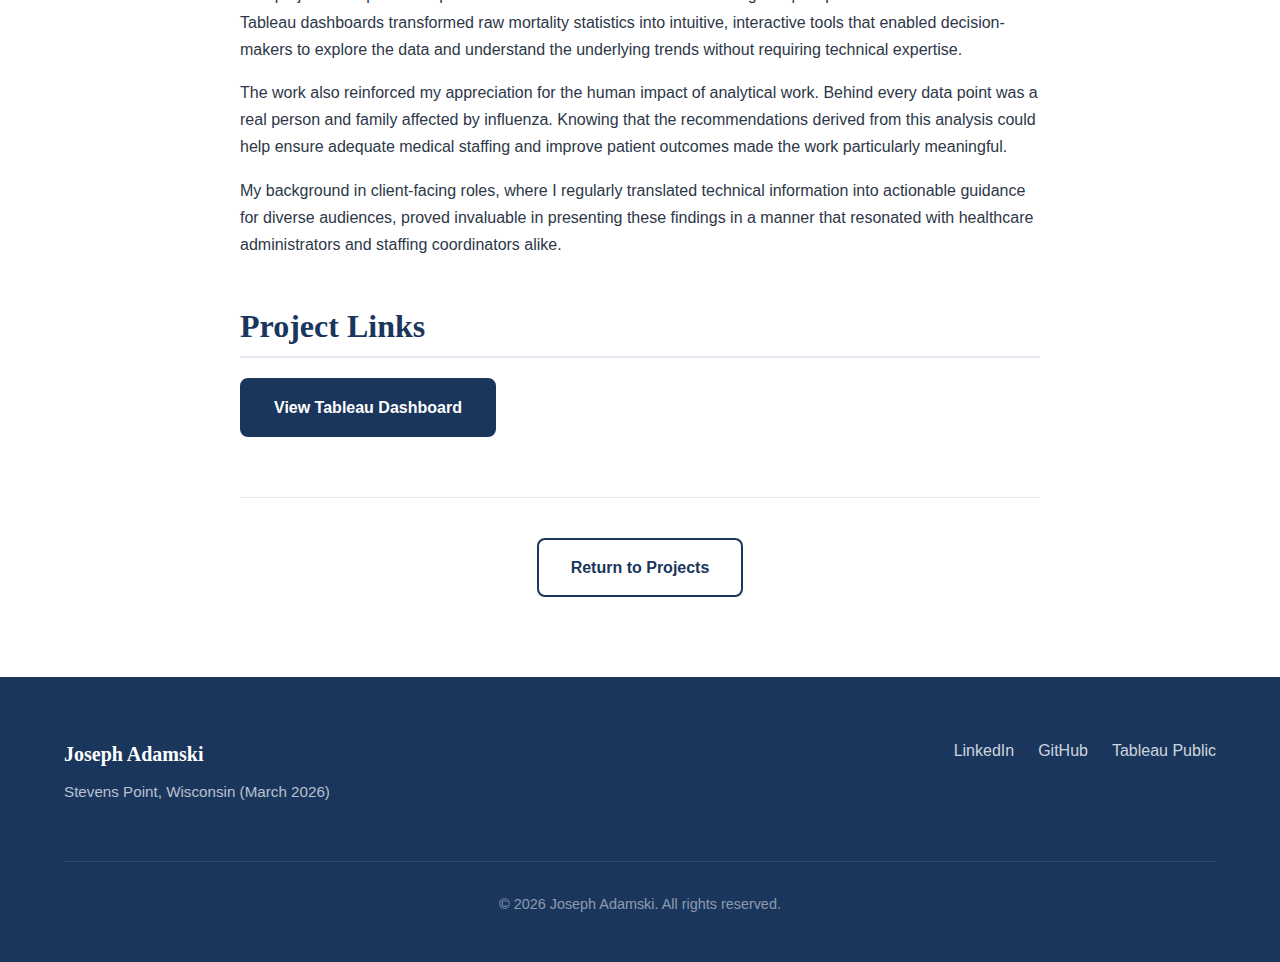
<file: projects/influenza.html>
<!DOCTYPE html>
<html lang="en">
<head>
    <meta charset="UTF-8">
    <meta name="viewport" content="width=device-width, initial-scale=1.0">
    <title>Influenza Staffing Strategy | Joseph Adamski</title>
    <link rel="stylesheet" href="../styles.css">
</head>
<body>
    <!-- Navigation -->
    <nav class="navbar">
        <div class="nav-container">
            <a href="../index.html" class="nav-logo">Joseph Adamski</a>
            <ul class="nav-menu">
                <li><a href="../index.html" class="nav-link">Projects</a></li>
                <li><a href="../about.html" class="nav-link">About</a></li>
                <li><a href="../contact.html" class="nav-link">Contact</a></li>
                <li><a href="../assets/Joseph_Adamski_Resume.pdf" class="nav-link nav-resume" target="_blank">Resume</a></li>
            </ul>
            <button class="nav-toggle" aria-label="Toggle navigation">
                <span></span>
                <span></span>
                <span></span>
            </button>
        </div>
    </nav>

    <!-- Case Study -->
    <article class="case-study">
        <header class="case-study-header">
            <h1>Influenza Staffing Strategy</h1>
            <p class="case-study-subtitle">Developing a Data-Driven Staffing Strategy for Flu Season</p>
            <div class="case-study-meta">
                <span><strong>Role:</strong> Data Analyst</span>
                <span><strong>Tools:</strong> Tableau, Microsoft Excel</span>
                <span><strong>Data Sources:</strong> CDC Influenza Mortality Data (2009 to 2017), U.S. Census Population Data</span>
            </div>
        </header>

        <div class="case-study-content">
            <section>
                <h2>Project Overview</h2>
                <p>A United States medical staffing agency faced a recurring challenge: determining where and when to deploy temporary healthcare workers during influenza season to prevent staff shortages in hospitals and clinics. The consequences of inadequate staffing during peak flu periods can be severe, affecting patient care quality and placing undue strain upon permanent medical staff.</p>
                
                <p>This project was undertaken to analyse CDC influenza mortality data and identify regional and seasonal trends that drive demand for medical personnel. The objective was to provide actionable, evidence-based recommendations that would enable the agency to allocate resources more effectively.</p>
            </section>

            <section>
                <h2>The Challenge</h2>
                <p>The staffing agency required answers to several critical questions: Which states experience the highest influenza-related mortality and therefore the greatest demand for additional medical staff? What seasonal patterns govern flu outbreaks, and how can staffing be timed accordingly? Which demographic populations are most vulnerable, and how does this affect resource allocation at the regional level?</p>
            </section>

            <section>
                <h2>Analytical Approach</h2>
                <p>The analysis began with the acquisition and integration of two primary data sources. I obtained CDC influenza mortality data spanning 2009 to 2017 and combined it with U.S. Census population data. The datasets were cleaned, validated, and merged by state to create a comprehensive analytical foundation.</p>
                
                <p>Given the well-documented vulnerability of elderly populations to influenza complications, I focused particular attention on adults aged 65 and above. This demographic lens proved essential in identifying high-risk regions and informing targeted staffing recommendations.</p>
                
                <p>I constructed interactive Tableau dashboards to visualise both geographic and seasonal patterns in influenza mortality. The geographic visualisations employed choropleth maps to highlight state-level mortality rates, whilst time series charts revealed the cyclical nature of flu season demand.</p>
            </section>

            <section>
                <h2>Key Findings and Visualisations</h2>
                <p>The analysis yielded several significant insights with direct implications for staffing strategy:</p>
                
                <figure class="case-study-figure" style="margin: 2rem 0; text-align: center;">
                    <img src="../assets/influenza/influenza_2.png" alt="U.S. choropleth map showing flu deaths by state from 2009 to 2017" style="max-width: 100%; height: auto; border-radius: 8px; box-shadow: 0 4px 6px rgba(0, 0, 0, 0.1);">
                    <figcaption style="margin-top: 1rem; font-size: 0.9rem; color: #666; font-style: italic;">Geographic distribution of influenza deaths across the United States (2009 to 2017). Darker shading indicates higher mortality, with California, Texas, New York, Florida, and Pennsylvania emerging as the highest-impact states.</figcaption>
                </figure>
                
                <p><strong>High-Risk States:</strong> The choropleth map above reveals that California, Texas, New York, Florida, and Pennsylvania experienced the highest absolute numbers of influenza deaths. These states, shown in the darkest shading, reflect both their large overall populations and substantial elderly demographics. The red circles indicate concentrated areas of mortality requiring priority staffing attention.</p>
                
                <p><strong>Demographic Correlation:</strong> A strong positive correlation (r ≈ 0.9) was identified between the size of a state's elderly population and the number of influenza-related deaths. This finding confirmed the importance of prioritising states with large populations of adults aged 65 and above.</p>
                
                <figure class="case-study-figure" style="margin: 2rem 0; text-align: center;">
                    <img src="../assets/influenza/influenza_1.png" alt="Seasonal Demand chart showing deaths from flu by month across years 2009 to 2017" style="max-width: 100%; height: auto; border-radius: 8px; box-shadow: 0 4px 6px rgba(0, 0, 0, 0.1);">
                    <figcaption style="margin-top: 1rem; font-size: 0.9rem; color: #666; font-style: italic;">Seasonal demand patterns showing influenza deaths by month from 2009 to 2017. The chart reveals consistent peaks during the winter months (December through March) across all years analysed.</figcaption>
                </figure>
                
                <p><strong>Seasonal Patterns:</strong> The seasonal demand chart demonstrates that influenza mortality consistently peaks between December and March each year. Across all nine years analysed, deaths from flu reached approximately 7,000 to 10,000 per month during winter peaks, declining to around 5,000 during summer months. This predictable seasonality enables proactive staffing decisions.</p>
                
                <p><strong>Year-to-Year Variation:</strong> Whilst the seasonal pattern remained consistent, the chart reveals variation in peak severity between years. The 2009 season (shown in dark blue) exhibited notably higher mortality in early months, likely reflecting the H1N1 pandemic that year.</p>
            </section>

            <section>
                <h2>Recommendations</h2>
                <p>Based upon these findings, I presented the following strategic recommendations to the medical staffing agency:</p>
                
                <p><strong>Prioritise High-Risk States:</strong> Concentrate staffing resources in California, Texas, New York, Florida, and Pennsylvania, where demand is consistently highest as demonstrated in the geographic visualisation.</p>
                
                <p><strong>Deploy Seasonally:</strong> Position additional personnel in target regions from November through March to align with the established peak period for influenza activity, as clearly demonstrated in the seasonal demand chart.</p>
                
                <p><strong>Target Elderly Care Facilities:</strong> Focus specialised resources in regions with large elderly populations, particularly nursing homes and long-term care facilities where vulnerability is greatest.</p>
                
                <p><strong>Implement Dynamic Monitoring:</strong> Monitor CDC data on a weekly basis during flu season to enable rapid adjustments to staffing allocations as conditions evolve.</p>
                
                <p><strong>Future Enhancement:</strong> Expand the dataset to include more recent years and develop predictive forecasting tools to anticipate future flu season severity.</p>
            </section>

            <section>
                <h2>Reflections</h2>
                <p>This project exemplified the power of data visualisation in communicating complex patterns to stakeholders. The Tableau dashboards transformed raw mortality statistics into intuitive, interactive tools that enabled decision-makers to explore the data and understand the underlying trends without requiring technical expertise.</p>
                
                <p>The work also reinforced my appreciation for the human impact of analytical work. Behind every data point was a real person and family affected by influenza. Knowing that the recommendations derived from this analysis could help ensure adequate medical staffing and improve patient outcomes made the work particularly meaningful.</p>
                
                <p>My background in client-facing roles, where I regularly translated technical information into actionable guidance for diverse audiences, proved invaluable in presenting these findings in a manner that resonated with healthcare administrators and staffing coordinators alike.</p>
            </section>

            <section>
                <h2>Project Links</h2>
                <p><a href="https://public.tableau.com/app/profile/joseph.adamski" target="_blank" class="btn btn-primary">View Tableau Dashboard</a></p>
            </section>
        </div>

        <nav class="case-study-nav">
            <a href="../index.html" class="btn btn-secondary">Return to Projects</a>
        </nav>
    </article>

    <!-- Footer -->
    <footer class="footer">
        <div class="container">
            <div class="footer-content">
                <div class="footer-info">
                    <p class="footer-name">Joseph Adamski</p>
                    <p class="footer-location">Stevens Point, Wisconsin (March 2026)</p>
                </div>
                <div class="footer-links">
                    <a href="https://www.linkedin.com/in/joseph-adamski-3a903a287" target="_blank">LinkedIn</a>
                    <a href="https://github.com/DataPenguin-25" target="_blank">GitHub</a>
                    <a href="https://public.tableau.com/app/profile/joseph.adamski" target="_blank">Tableau Public</a>
                </div>
            </div>
            <p class="footer-copyright">© 2026 Joseph Adamski. All rights reserved.</p>
        </div>
    </footer>

    <script src="../script.js"></script>
</body>
</html>
</file>
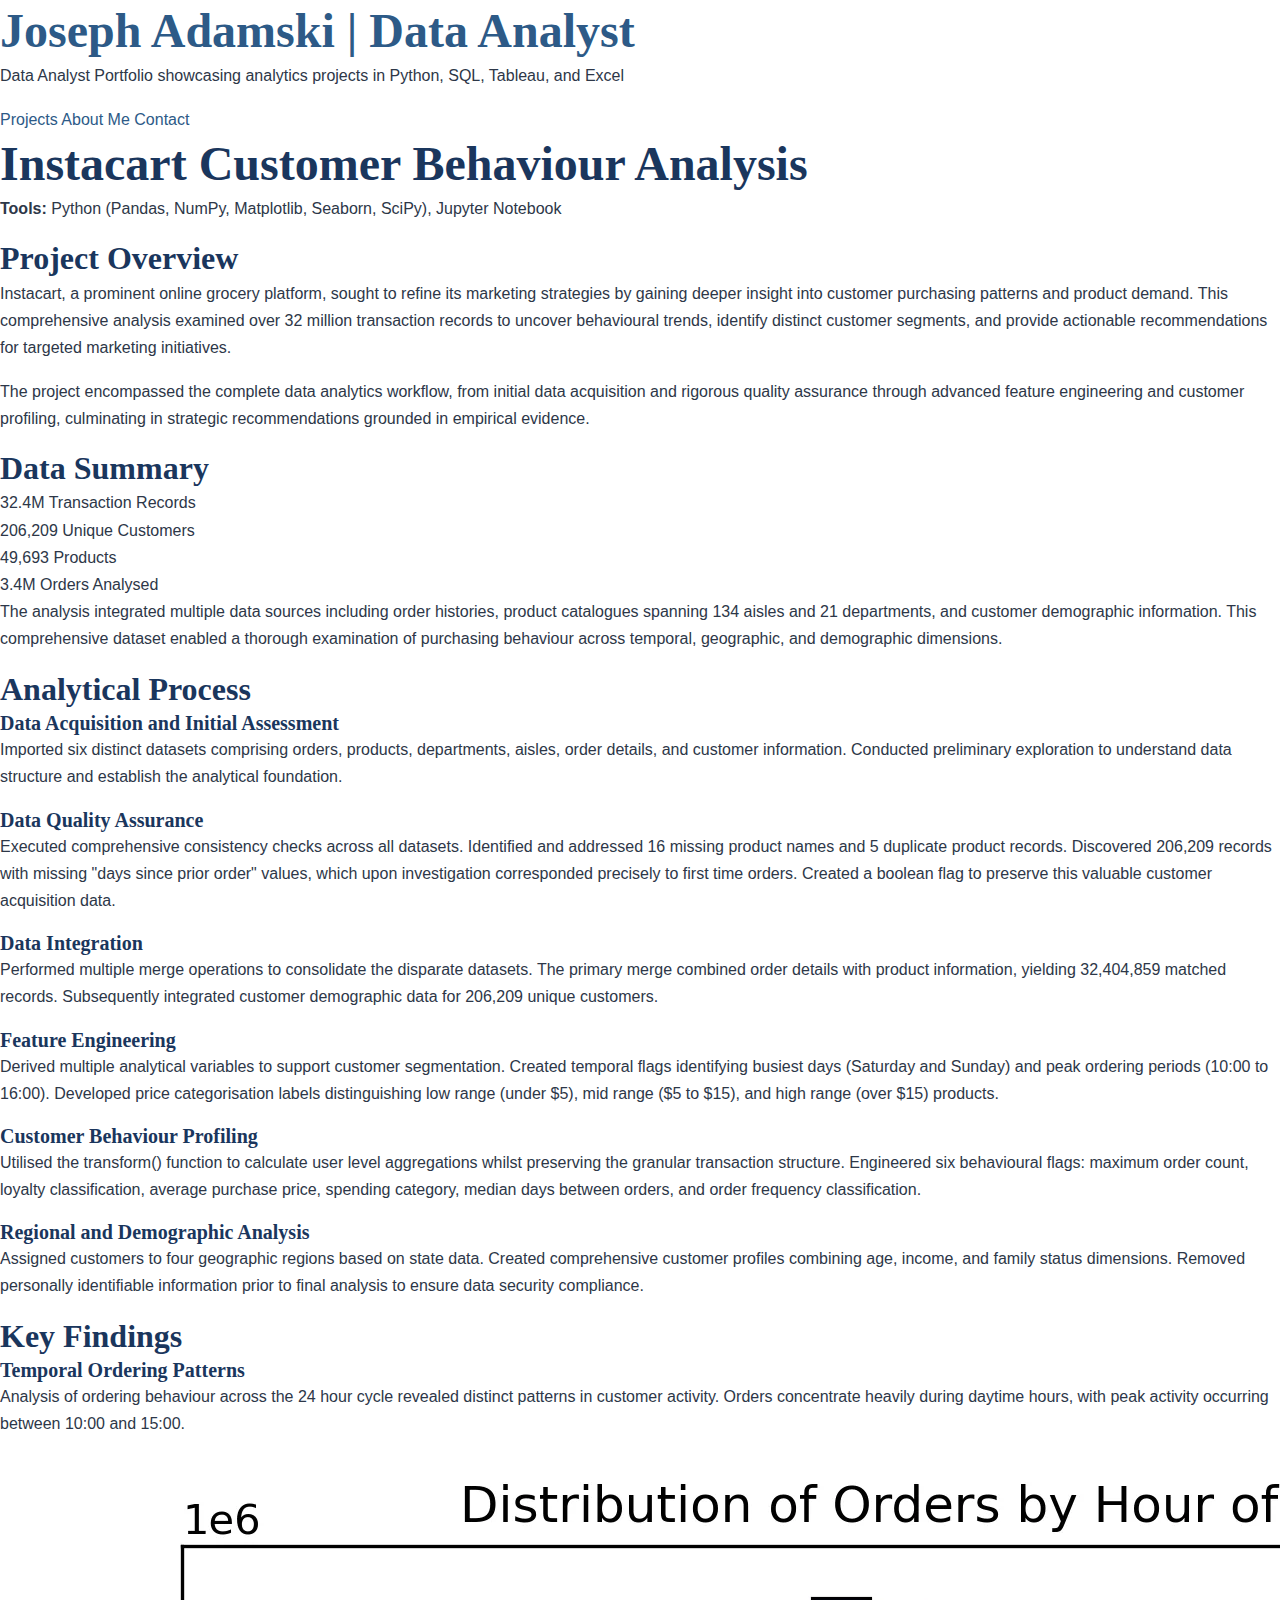
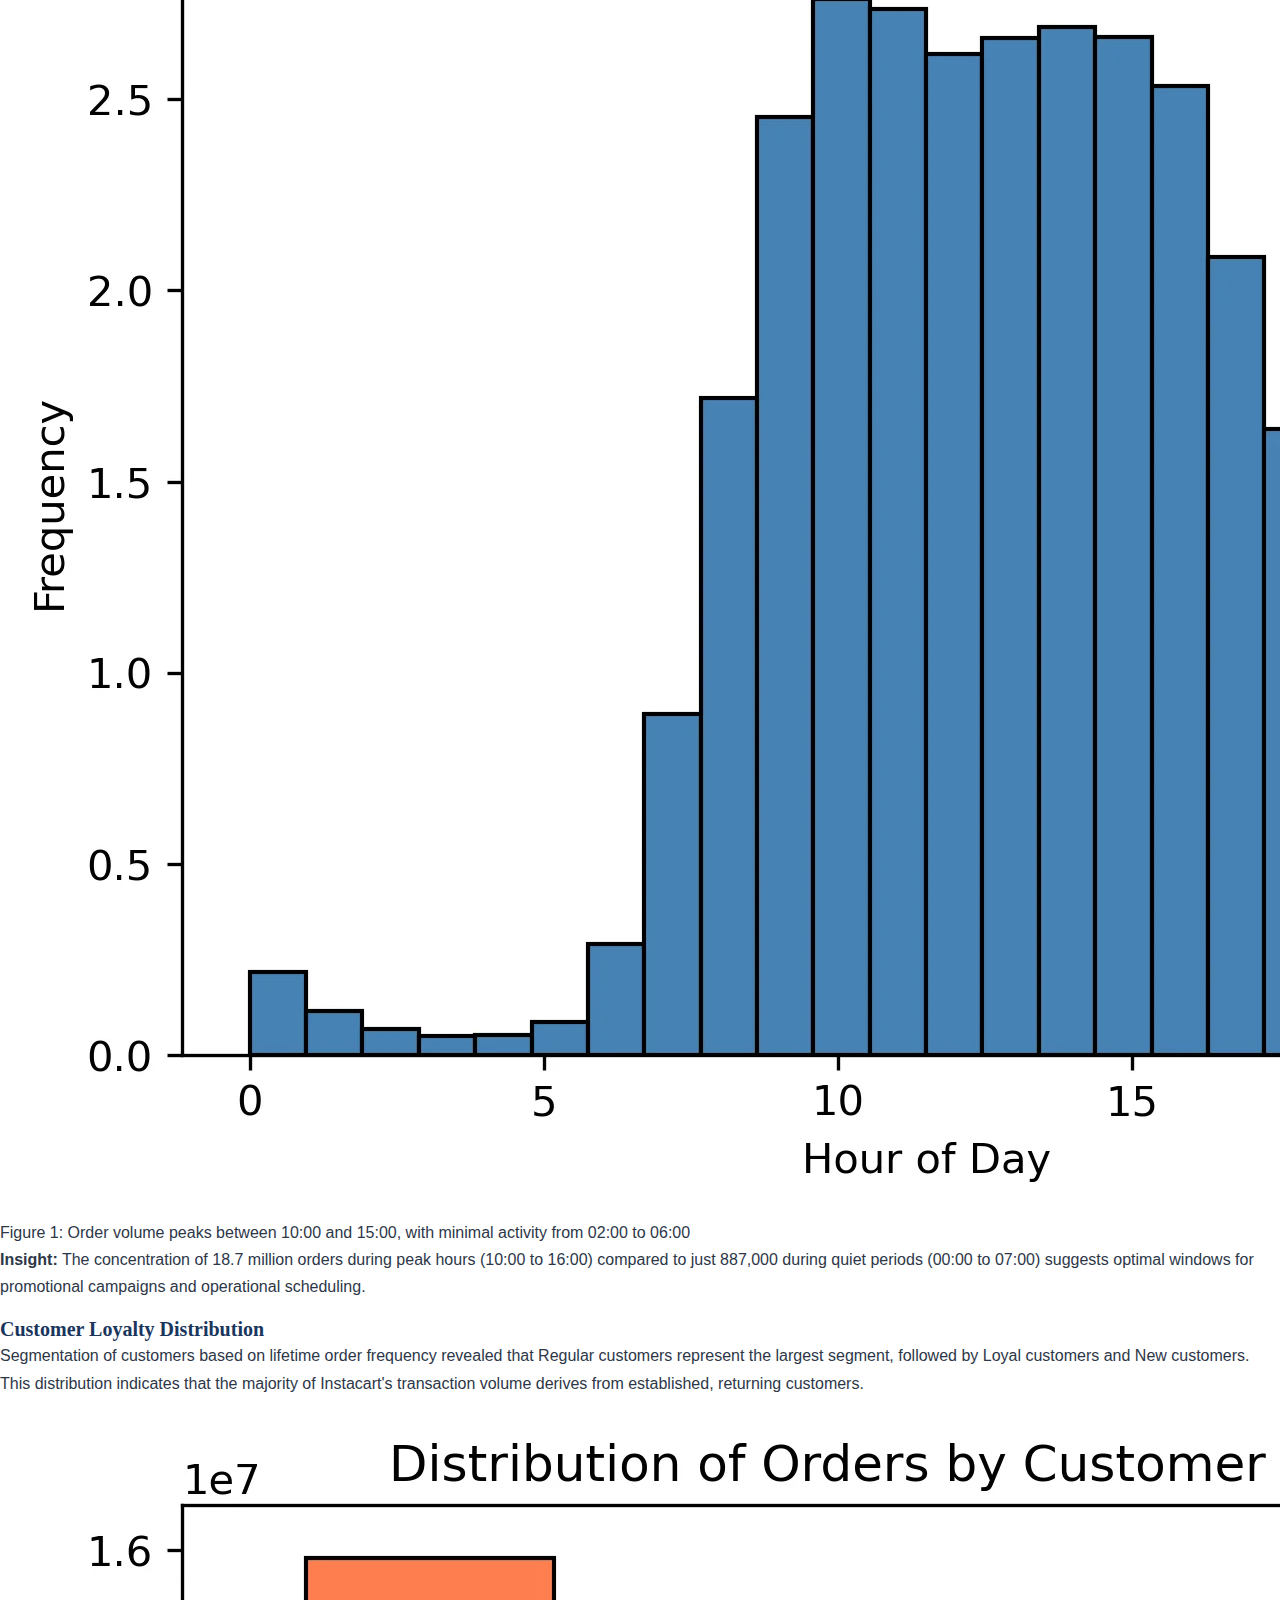
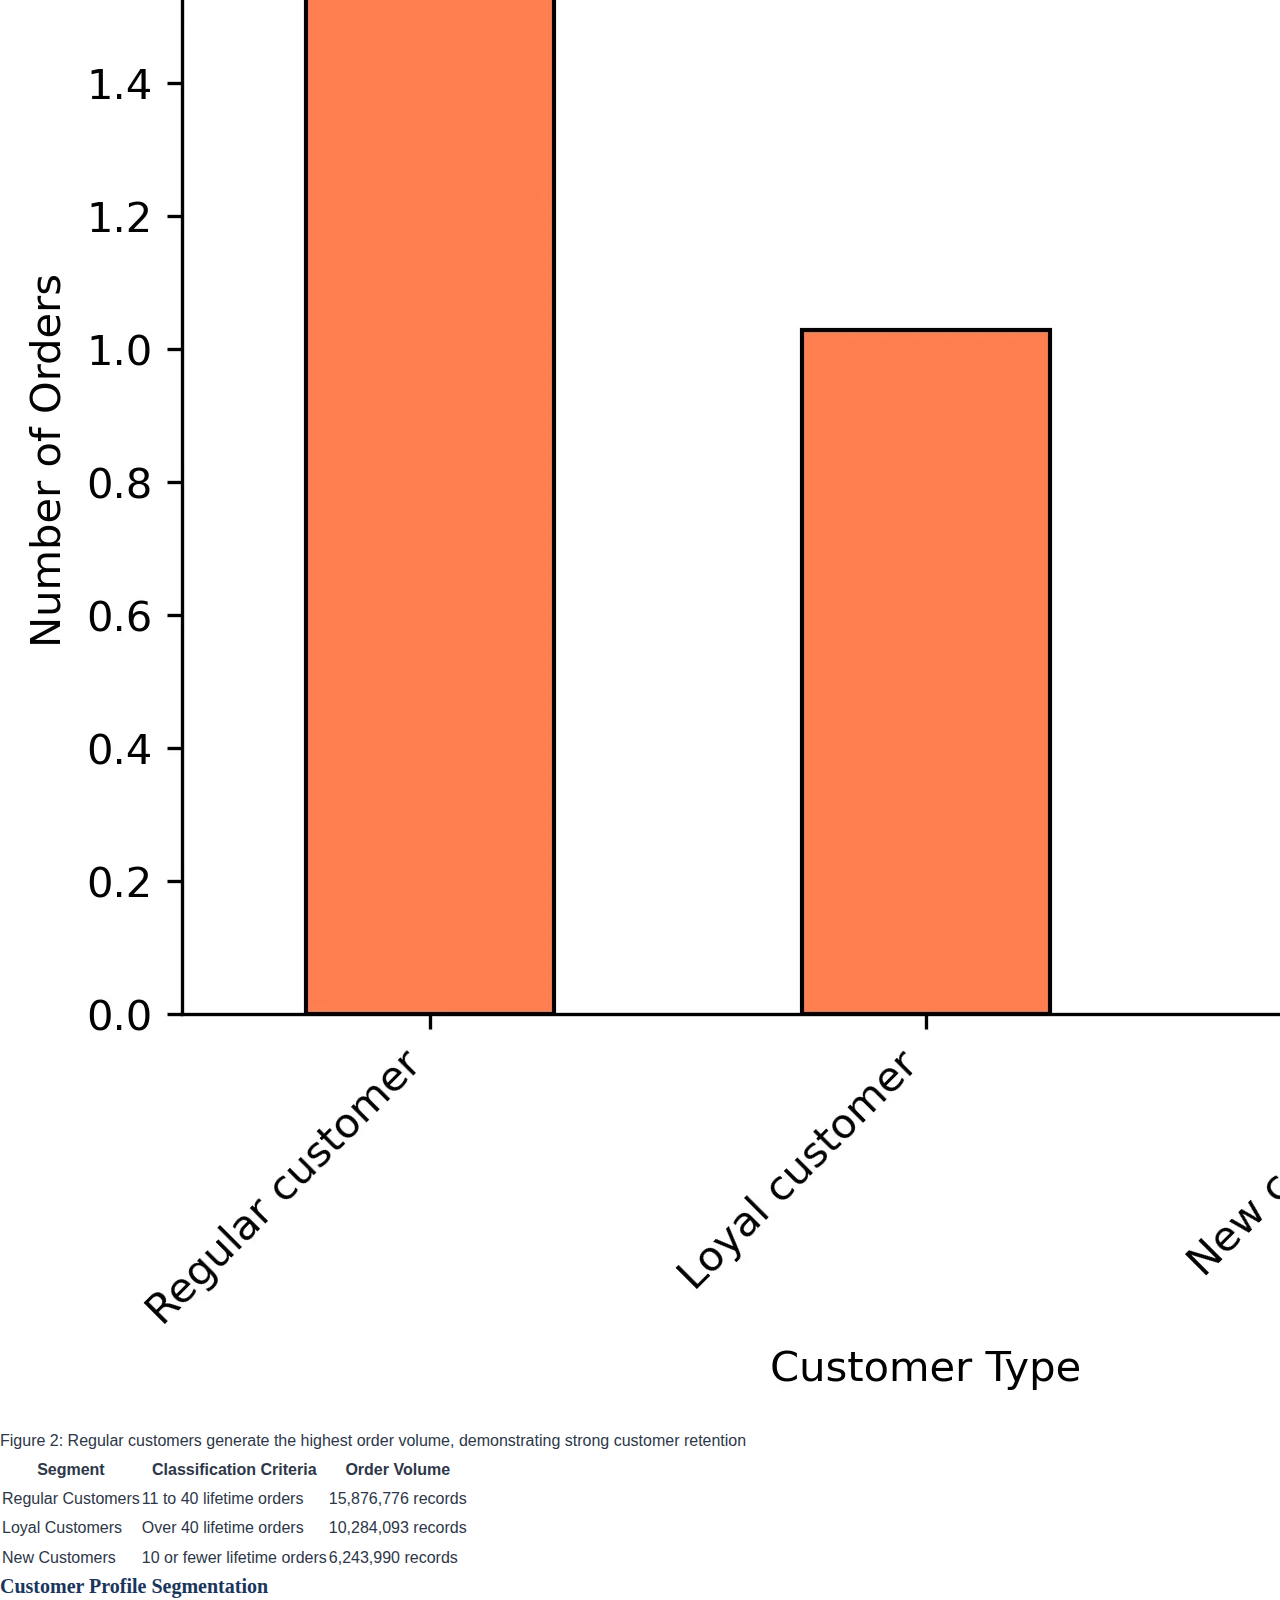
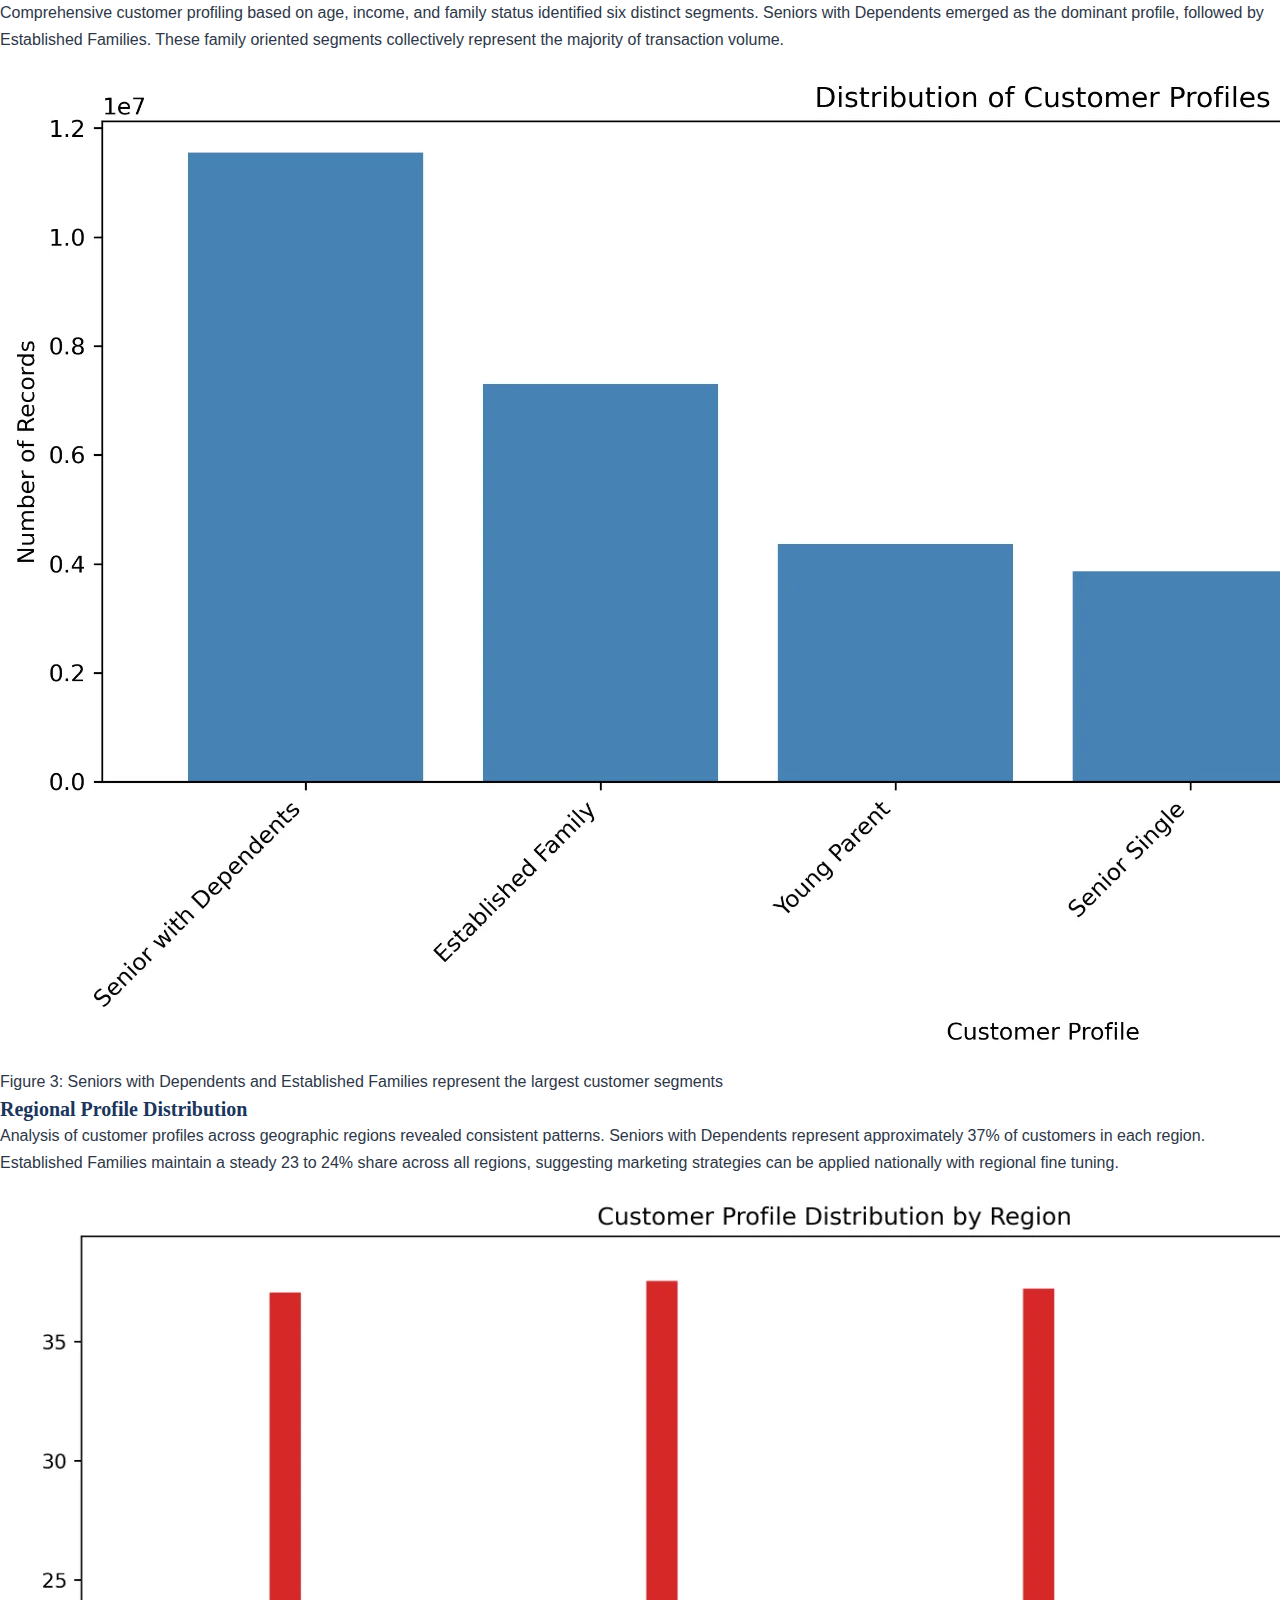
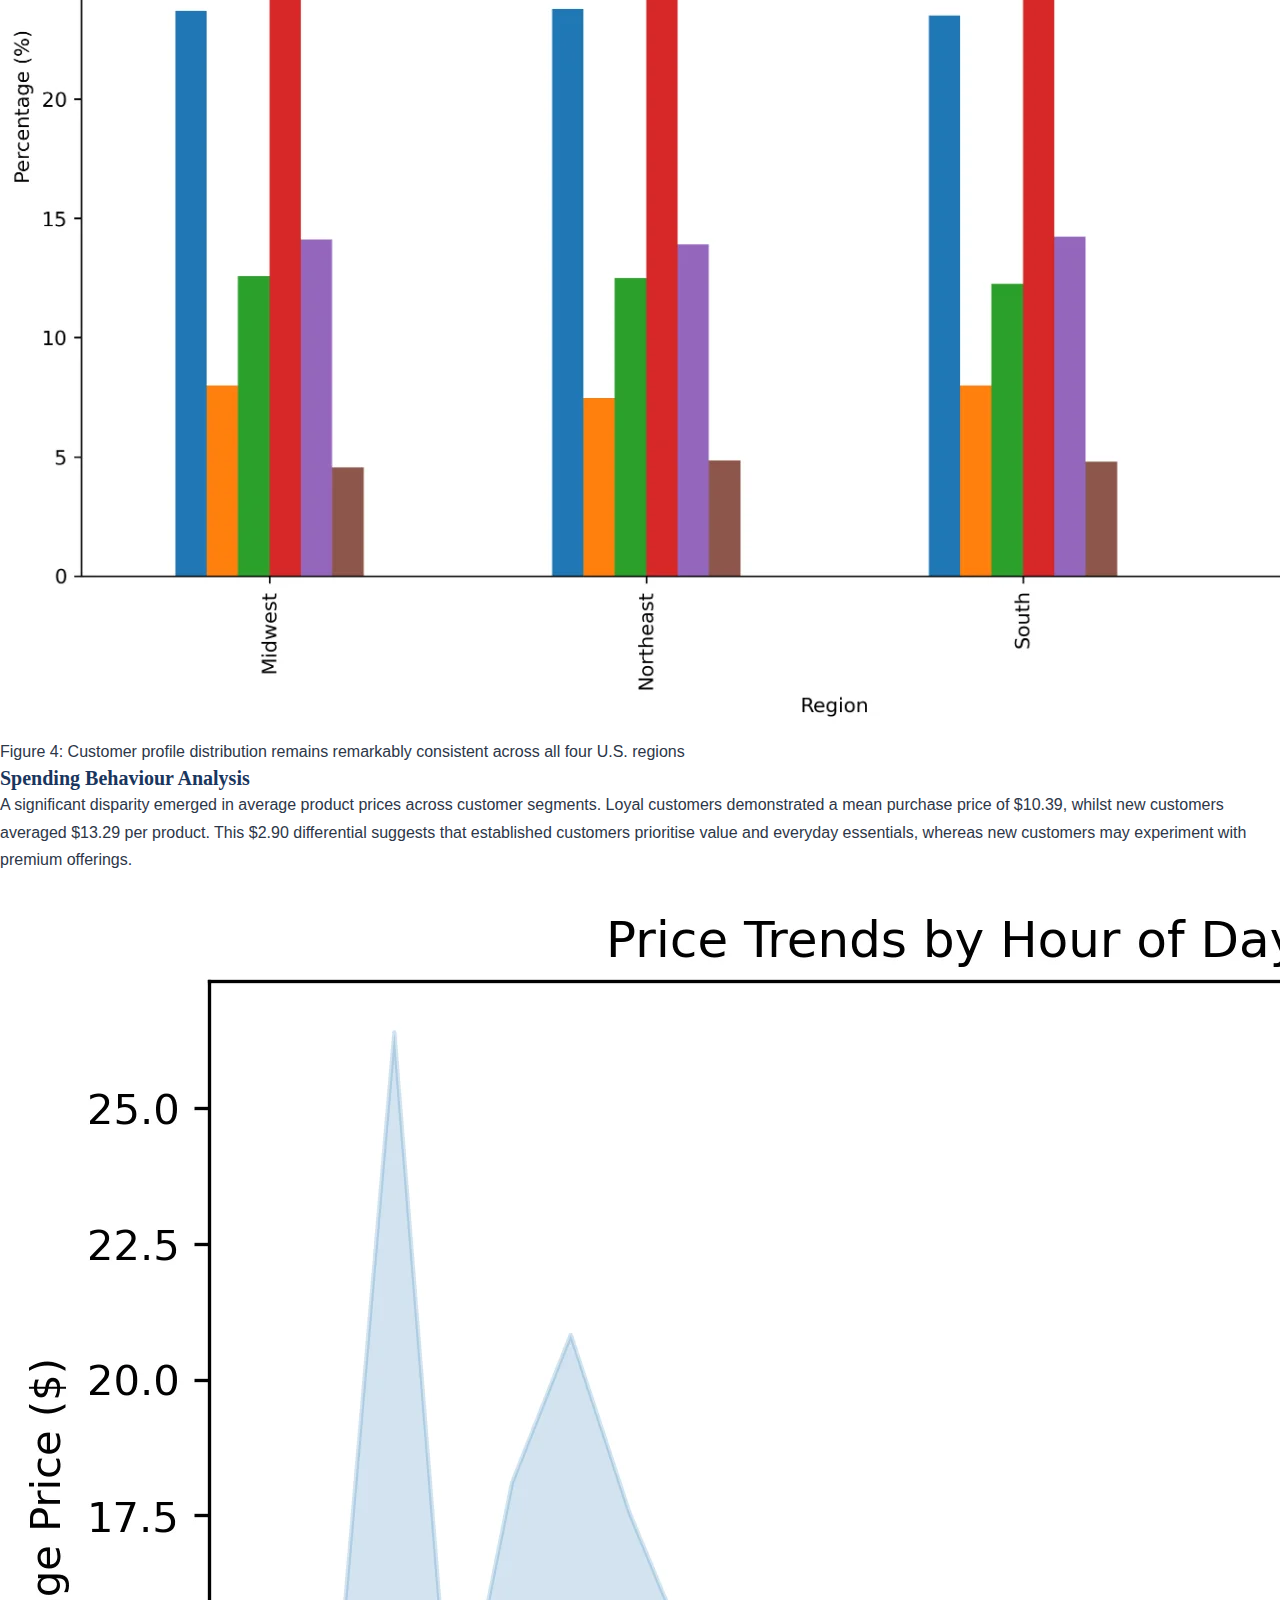
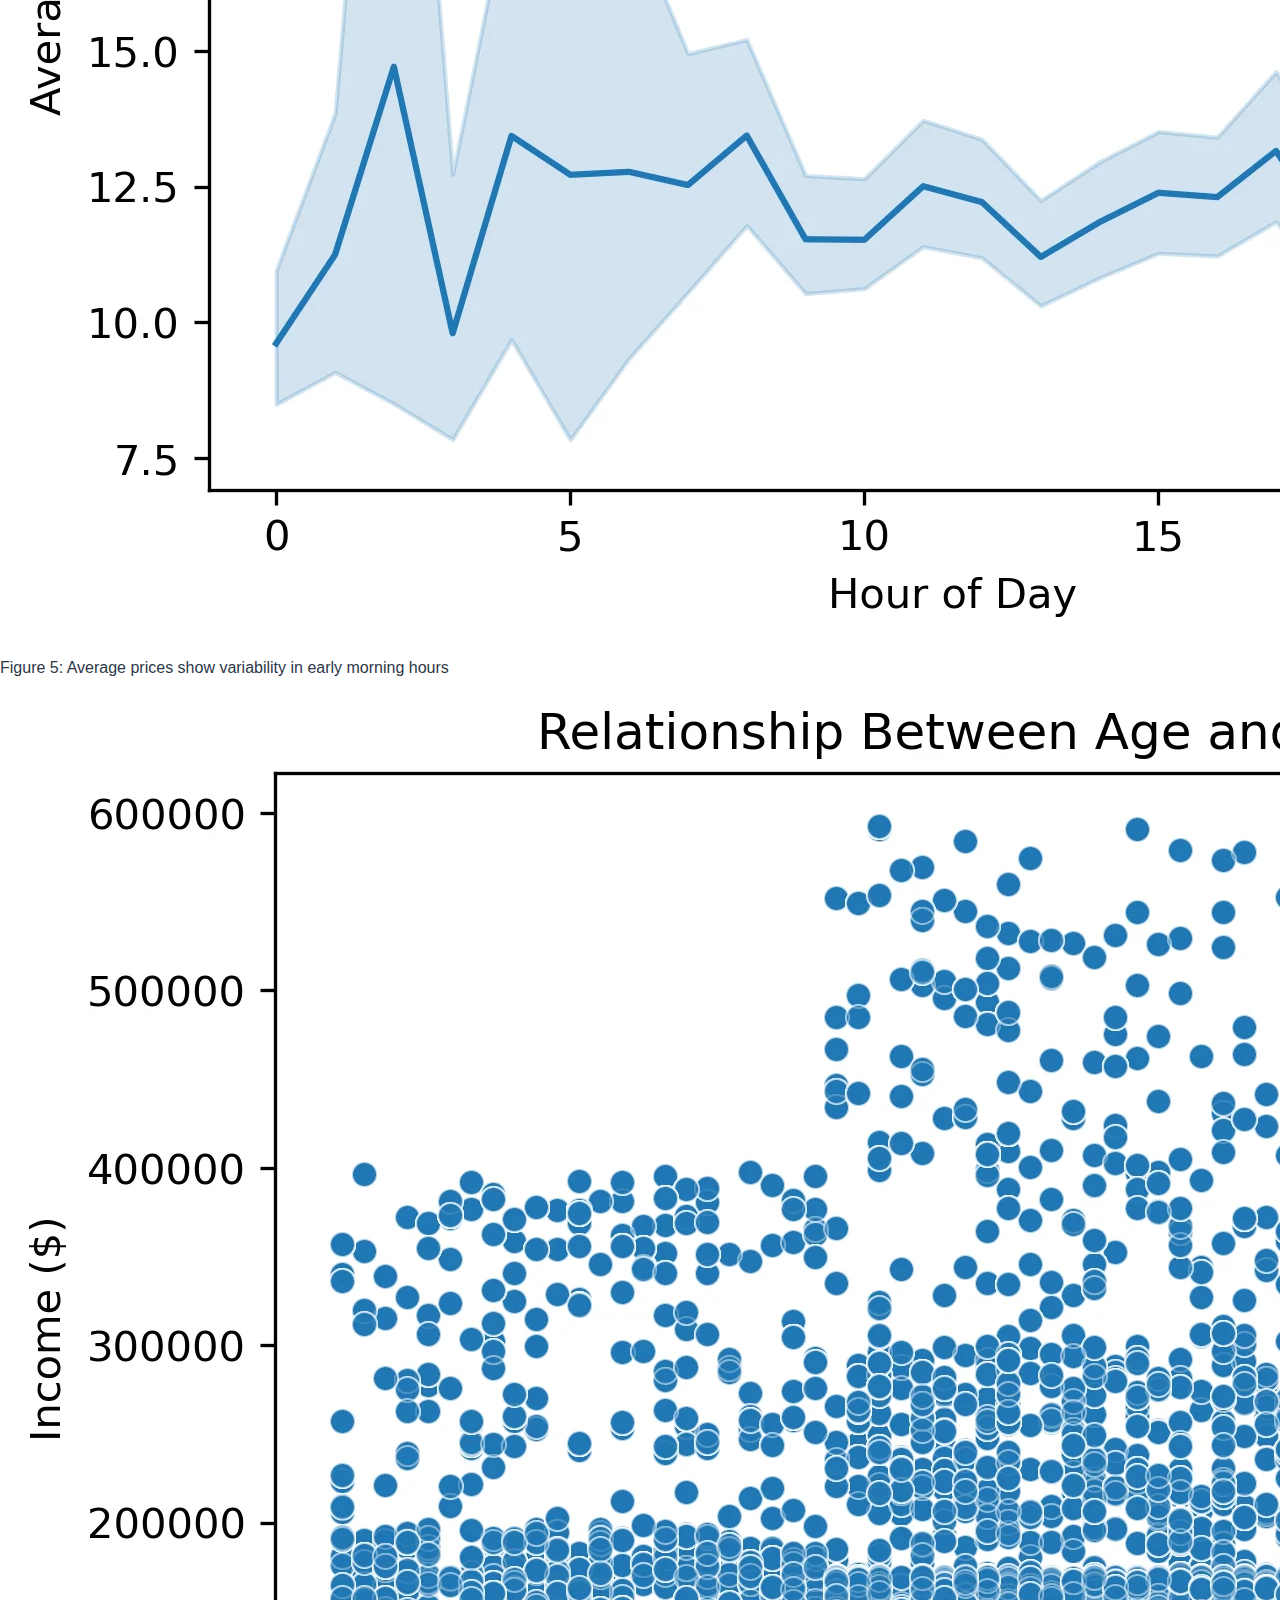
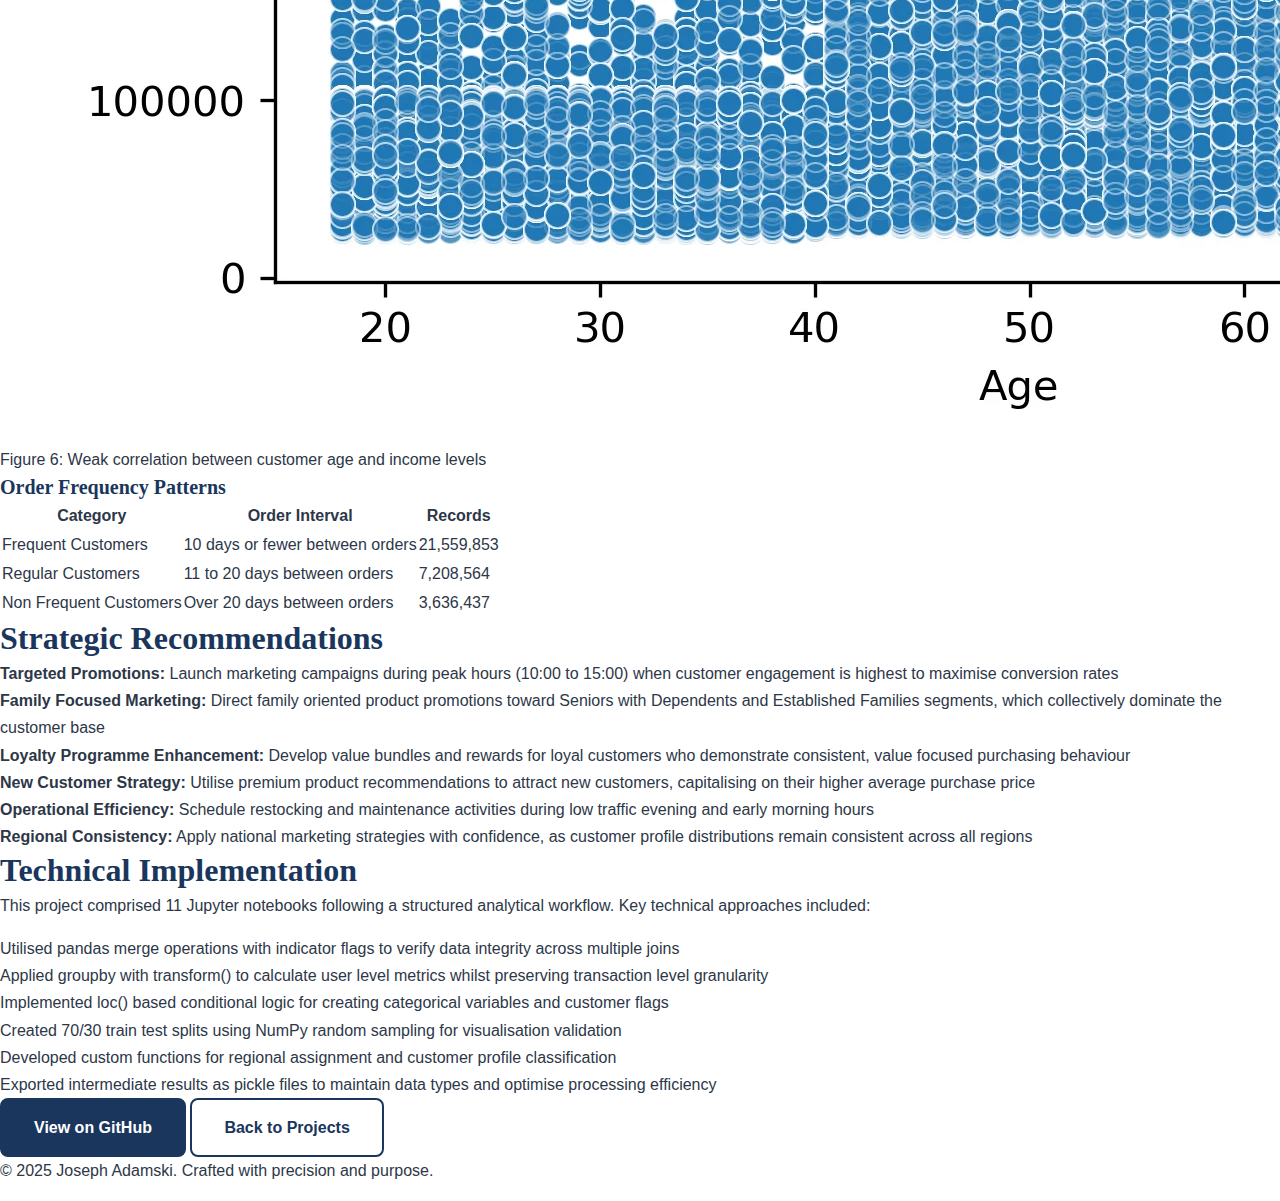
<file: projects/instacart.html>
<!DOCTYPE html>
<html lang="en">
<head>
    <meta charset="UTF-8">
    <meta name="viewport" content="width=device-width, initial-scale=1.0">
    <title>Instacart Analysis | Joseph Adamski</title>
    <link rel="stylesheet" href="../styles.css">
</head>
<body>
    <header>
        <h1><a href="../index.html">Joseph Adamski | Data Analyst</a></h1>
        <p>Data Analyst Portfolio showcasing analytics projects in Python, SQL, Tableau, and Excel</p>
        <nav>
            <a href="../index.html">Projects</a>
            <a href="../about.html">About Me</a>
            <a href="../contact.html">Contact</a>
        </nav>
    </header>

    <main>
        <section class="project-header">
            <h1>Instacart Customer Behaviour Analysis</h1>
            <p><strong>Tools:</strong> Python (Pandas, NumPy, Matplotlib, Seaborn, SciPy), Jupyter Notebook</p>
        </section>

        <section>
            <h2>Project Overview</h2>
            <p>Instacart, a prominent online grocery platform, sought to refine its marketing strategies by gaining deeper insight into customer purchasing patterns and product demand. This comprehensive analysis examined over 32 million transaction records to uncover behavioural trends, identify distinct customer segments, and provide actionable recommendations for targeted marketing initiatives.</p>
            <p>The project encompassed the complete data analytics workflow, from initial data acquisition and rigorous quality assurance through advanced feature engineering and customer profiling, culminating in strategic recommendations grounded in empirical evidence.</p>
        </section>

        <section>
            <h2>Data Summary</h2>
            <div class="metrics-grid">
                <div class="metric-card">
                    <span class="metric-value">32.4M</span>
                    <span class="metric-label">Transaction Records</span>
                </div>
                <div class="metric-card">
                    <span class="metric-value">206,209</span>
                    <span class="metric-label">Unique Customers</span>
                </div>
                <div class="metric-card">
                    <span class="metric-value">49,693</span>
                    <span class="metric-label">Products</span>
                </div>
                <div class="metric-card">
                    <span class="metric-value">3.4M</span>
                    <span class="metric-label">Orders Analysed</span>
                </div>
            </div>
            <p>The analysis integrated multiple data sources including order histories, product catalogues spanning 134 aisles and 21 departments, and customer demographic information. This comprehensive dataset enabled a thorough examination of purchasing behaviour across temporal, geographic, and demographic dimensions.</p>
        </section>

        <section>
            <h2>Analytical Process</h2>
            
            <div class="process-step">
                <h3>Data Acquisition and Initial Assessment</h3>
                <p>Imported six distinct datasets comprising orders, products, departments, aisles, order details, and customer information. Conducted preliminary exploration to understand data structure and establish the analytical foundation.</p>
            </div>

            <div class="process-step">
                <h3>Data Quality Assurance</h3>
                <p>Executed comprehensive consistency checks across all datasets. Identified and addressed 16 missing product names and 5 duplicate product records. Discovered 206,209 records with missing "days since prior order" values, which upon investigation corresponded precisely to first time orders. Created a boolean flag to preserve this valuable customer acquisition data.</p>
            </div>

            <div class="process-step">
                <h3>Data Integration</h3>
                <p>Performed multiple merge operations to consolidate the disparate datasets. The primary merge combined order details with product information, yielding 32,404,859 matched records. Subsequently integrated customer demographic data for 206,209 unique customers.</p>
            </div>

            <div class="process-step">
                <h3>Feature Engineering</h3>
                <p>Derived multiple analytical variables to support customer segmentation. Created temporal flags identifying busiest days (Saturday and Sunday) and peak ordering periods (10:00 to 16:00). Developed price categorisation labels distinguishing low range (under $5), mid range ($5 to $15), and high range (over $15) products.</p>
            </div>

            <div class="process-step">
                <h3>Customer Behaviour Profiling</h3>
                <p>Utilised the transform() function to calculate user level aggregations whilst preserving the granular transaction structure. Engineered six behavioural flags: maximum order count, loyalty classification, average purchase price, spending category, median days between orders, and order frequency classification.</p>
            </div>

            <div class="process-step">
                <h3>Regional and Demographic Analysis</h3>
                <p>Assigned customers to four geographic regions based on state data. Created comprehensive customer profiles combining age, income, and family status dimensions. Removed personally identifiable information prior to final analysis to ensure data security compliance.</p>
            </div>
        </section>

        <section>
            <h2>Key Findings</h2>

            <h3>Temporal Ordering Patterns</h3>
            <p>Analysis of ordering behaviour across the 24 hour cycle revealed distinct patterns in customer activity. Orders concentrate heavily during daytime hours, with peak activity occurring between 10:00 and 15:00.</p>

            <figure class="visual">
                <img src="../assets/instacart/order_hour_histogram.png" alt="Distribution of Orders by Hour of Day">
                <figcaption>Figure 1: Order volume peaks between 10:00 and 15:00, with minimal activity from 02:00 to 06:00</figcaption>
            </figure>

            <div class="insight-box">
                <p><strong>Insight:</strong> The concentration of 18.7 million orders during peak hours (10:00 to 16:00) compared to just 887,000 during quiet periods (00:00 to 07:00) suggests optimal windows for promotional campaigns and operational scheduling.</p>
            </div>

            <h3>Customer Loyalty Distribution</h3>
            <p>Segmentation of customers based on lifetime order frequency revealed that Regular customers represent the largest segment, followed by Loyal customers and New customers. This distribution indicates that the majority of Instacart's transaction volume derives from established, returning customers.</p>

            <figure class="visual">
                <img src="../assets/instacart/loyalty_distribution_bar.png" alt="Distribution of Orders by Customer Loyalty">
                <figcaption>Figure 2: Regular customers generate the highest order volume, demonstrating strong customer retention</figcaption>
            </figure>

            <table>
                <thead>
                    <tr>
                        <th>Segment</th>
                        <th>Classification Criteria</th>
                        <th>Order Volume</th>
                    </tr>
                </thead>
                <tbody>
                    <tr>
                        <td>Regular Customers</td>
                        <td>11 to 40 lifetime orders</td>
                        <td>15,876,776 records</td>
                    </tr>
                    <tr>
                        <td>Loyal Customers</td>
                        <td>Over 40 lifetime orders</td>
                        <td>10,284,093 records</td>
                    </tr>
                    <tr>
                        <td>New Customers</td>
                        <td>10 or fewer lifetime orders</td>
                        <td>6,243,990 records</td>
                    </tr>
                </tbody>
            </table>

            <h3>Customer Profile Segmentation</h3>
            <p>Comprehensive customer profiling based on age, income, and family status identified six distinct segments. Seniors with Dependents emerged as the dominant profile, followed by Established Families. These family oriented segments collectively represent the majority of transaction volume.</p>

            <figure class="visual">
                <img src="../assets/instacart/customer_profile_distribution.png" alt="Distribution of Customer Profiles">
                <figcaption>Figure 3: Seniors with Dependents and Established Families represent the largest customer segments</figcaption>
            </figure>

            <h3>Regional Profile Distribution</h3>
            <p>Analysis of customer profiles across geographic regions revealed consistent patterns. Seniors with Dependents represent approximately 37% of customers in each region. Established Families maintain a steady 23 to 24% share across all regions, suggesting marketing strategies can be applied nationally with regional fine tuning.</p>

            <figure class="visual">
                <img src="../assets/instacart/profiles_by_region.png" alt="Customer Profile Distribution by Region">
                <figcaption>Figure 4: Customer profile distribution remains remarkably consistent across all four U.S. regions</figcaption>
            </figure>

            <h3>Spending Behaviour Analysis</h3>
            <p>A significant disparity emerged in average product prices across customer segments. Loyal customers demonstrated a mean purchase price of $10.39, whilst new customers averaged $13.29 per product. This $2.90 differential suggests that established customers prioritise value and everyday essentials, whereas new customers may experiment with premium offerings.</p>

            <div class="visual-grid">
                <figure class="visual">
                    <img src="../assets/instacart/price_by_hour_line.png" alt="Price Trends by Hour of Day">
                    <figcaption>Figure 5: Average prices show variability in early morning hours</figcaption>
                </figure>
                <figure class="visual">
                    <img src="../assets/instacart/age_income_scatter.png" alt="Relationship Between Age and Income">
                    <figcaption>Figure 6: Weak correlation between customer age and income levels</figcaption>
                </figure>
            </div>

            <h3>Order Frequency Patterns</h3>
            <table>
                <thead>
                    <tr>
                        <th>Category</th>
                        <th>Order Interval</th>
                        <th>Records</th>
                    </tr>
                </thead>
                <tbody>
                    <tr>
                        <td>Frequent Customers</td>
                        <td>10 days or fewer between orders</td>
                        <td>21,559,853</td>
                    </tr>
                    <tr>
                        <td>Regular Customers</td>
                        <td>11 to 20 days between orders</td>
                        <td>7,208,564</td>
                    </tr>
                    <tr>
                        <td>Non Frequent Customers</td>
                        <td>Over 20 days between orders</td>
                        <td>3,636,437</td>
                    </tr>
                </tbody>
            </table>
        </section>

        <section>
            <h2>Strategic Recommendations</h2>
            <ul>
                <li><strong>Targeted Promotions:</strong> Launch marketing campaigns during peak hours (10:00 to 15:00) when customer engagement is highest to maximise conversion rates</li>
                <li><strong>Family Focused Marketing:</strong> Direct family oriented product promotions toward Seniors with Dependents and Established Families segments, which collectively dominate the customer base</li>
                <li><strong>Loyalty Programme Enhancement:</strong> Develop value bundles and rewards for loyal customers who demonstrate consistent, value focused purchasing behaviour</li>
                <li><strong>New Customer Strategy:</strong> Utilise premium product recommendations to attract new customers, capitalising on their higher average purchase price</li>
                <li><strong>Operational Efficiency:</strong> Schedule restocking and maintenance activities during low traffic evening and early morning hours</li>
                <li><strong>Regional Consistency:</strong> Apply national marketing strategies with confidence, as customer profile distributions remain consistent across all regions</li>
            </ul>
        </section>

        <section>
            <h2>Technical Implementation</h2>
            <p>This project comprised 11 Jupyter notebooks following a structured analytical workflow. Key technical approaches included:</p>
            <ul>
                <li>Utilised pandas merge operations with indicator flags to verify data integrity across multiple joins</li>
                <li>Applied groupby with transform() to calculate user level metrics whilst preserving transaction level granularity</li>
                <li>Implemented loc() based conditional logic for creating categorical variables and customer flags</li>
                <li>Created 70/30 train test splits using NumPy random sampling for visualisation validation</li>
                <li>Developed custom functions for regional assignment and customer profile classification</li>
                <li>Exported intermediate results as pickle files to maintain data types and optimise processing efficiency</li>
            </ul>

            <div class="btn-group">
                <a href="https://github.com/DataPenguin-25/Instacart-Basket-Analysis" class="btn btn-primary" target="_blank">View on GitHub</a>
                <a href="../index.html" class="btn btn-secondary">Back to Projects</a>
            </div>
        </section>
    </main>

    <footer>
        <p>© 2025 Joseph Adamski. Crafted with precision and purpose.</p>
    </footer>

    <script src="../script.js"></script>
</body>
</html>
</file>
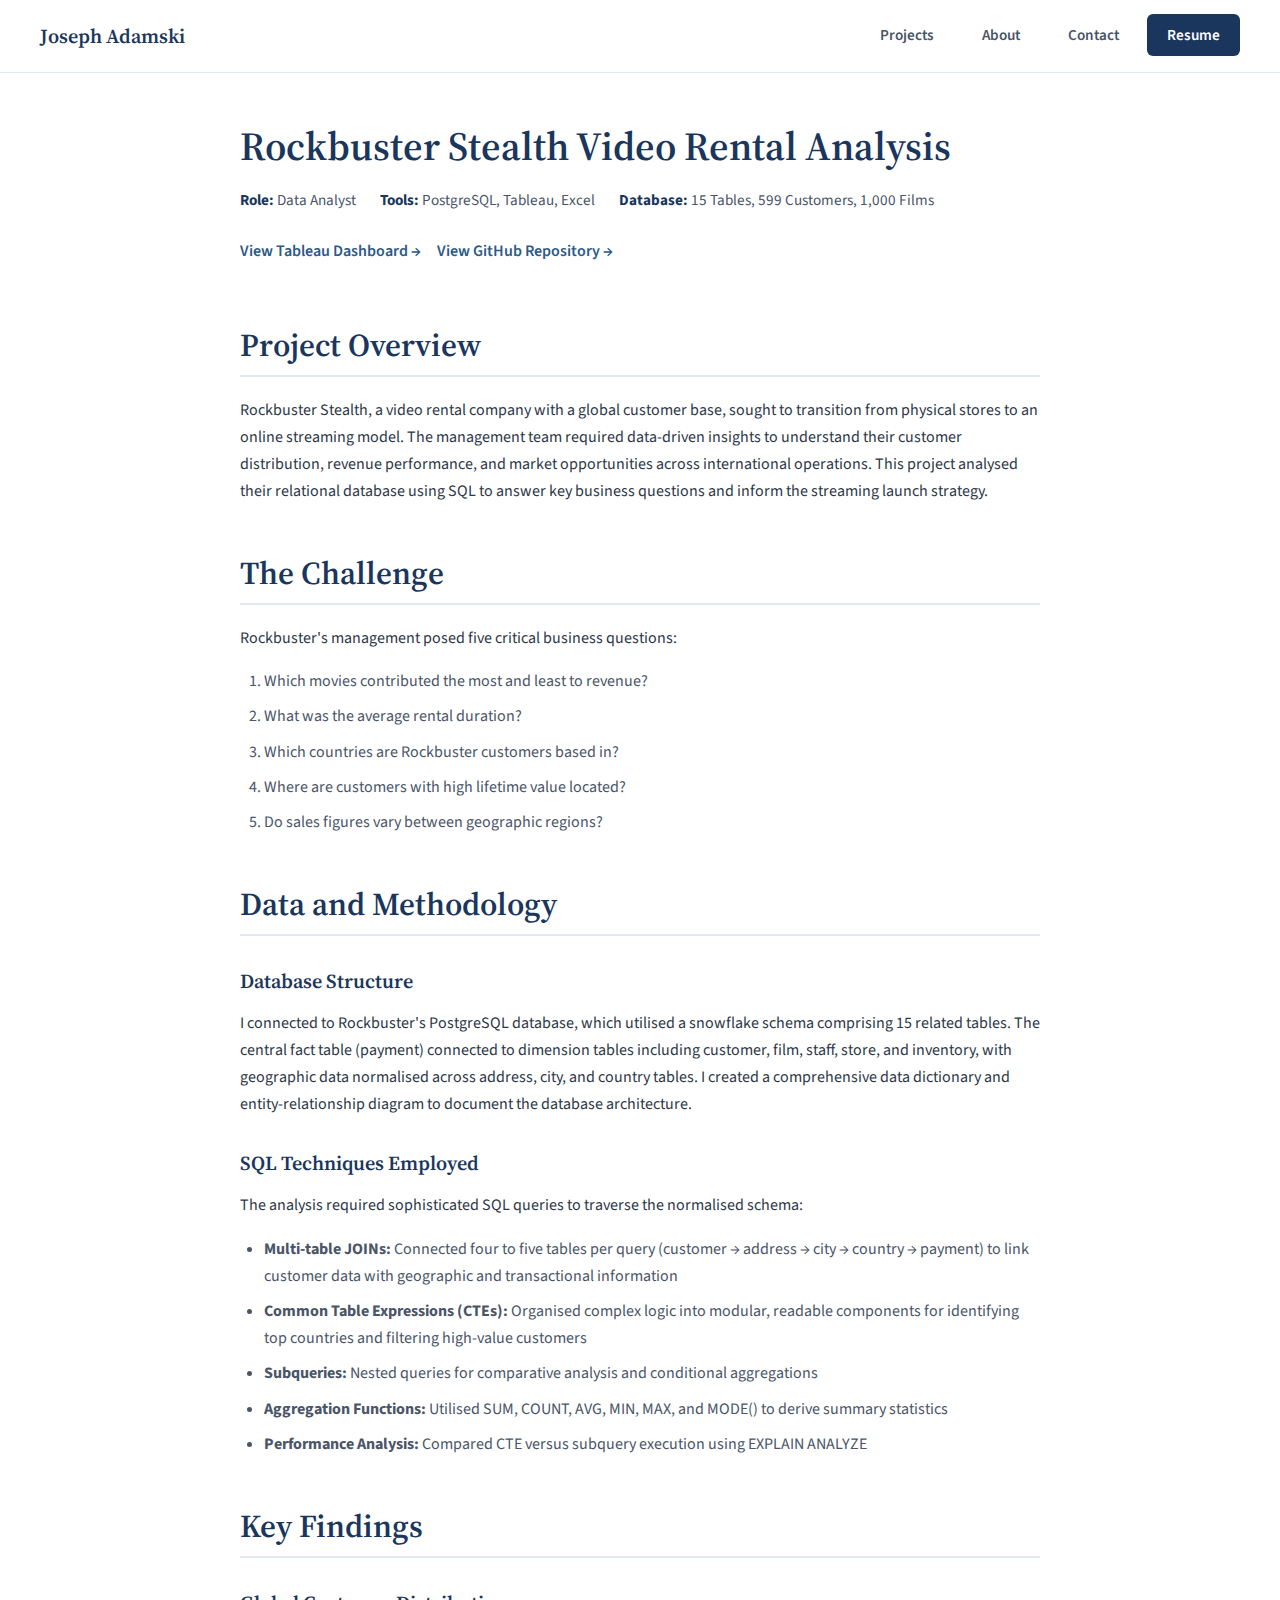
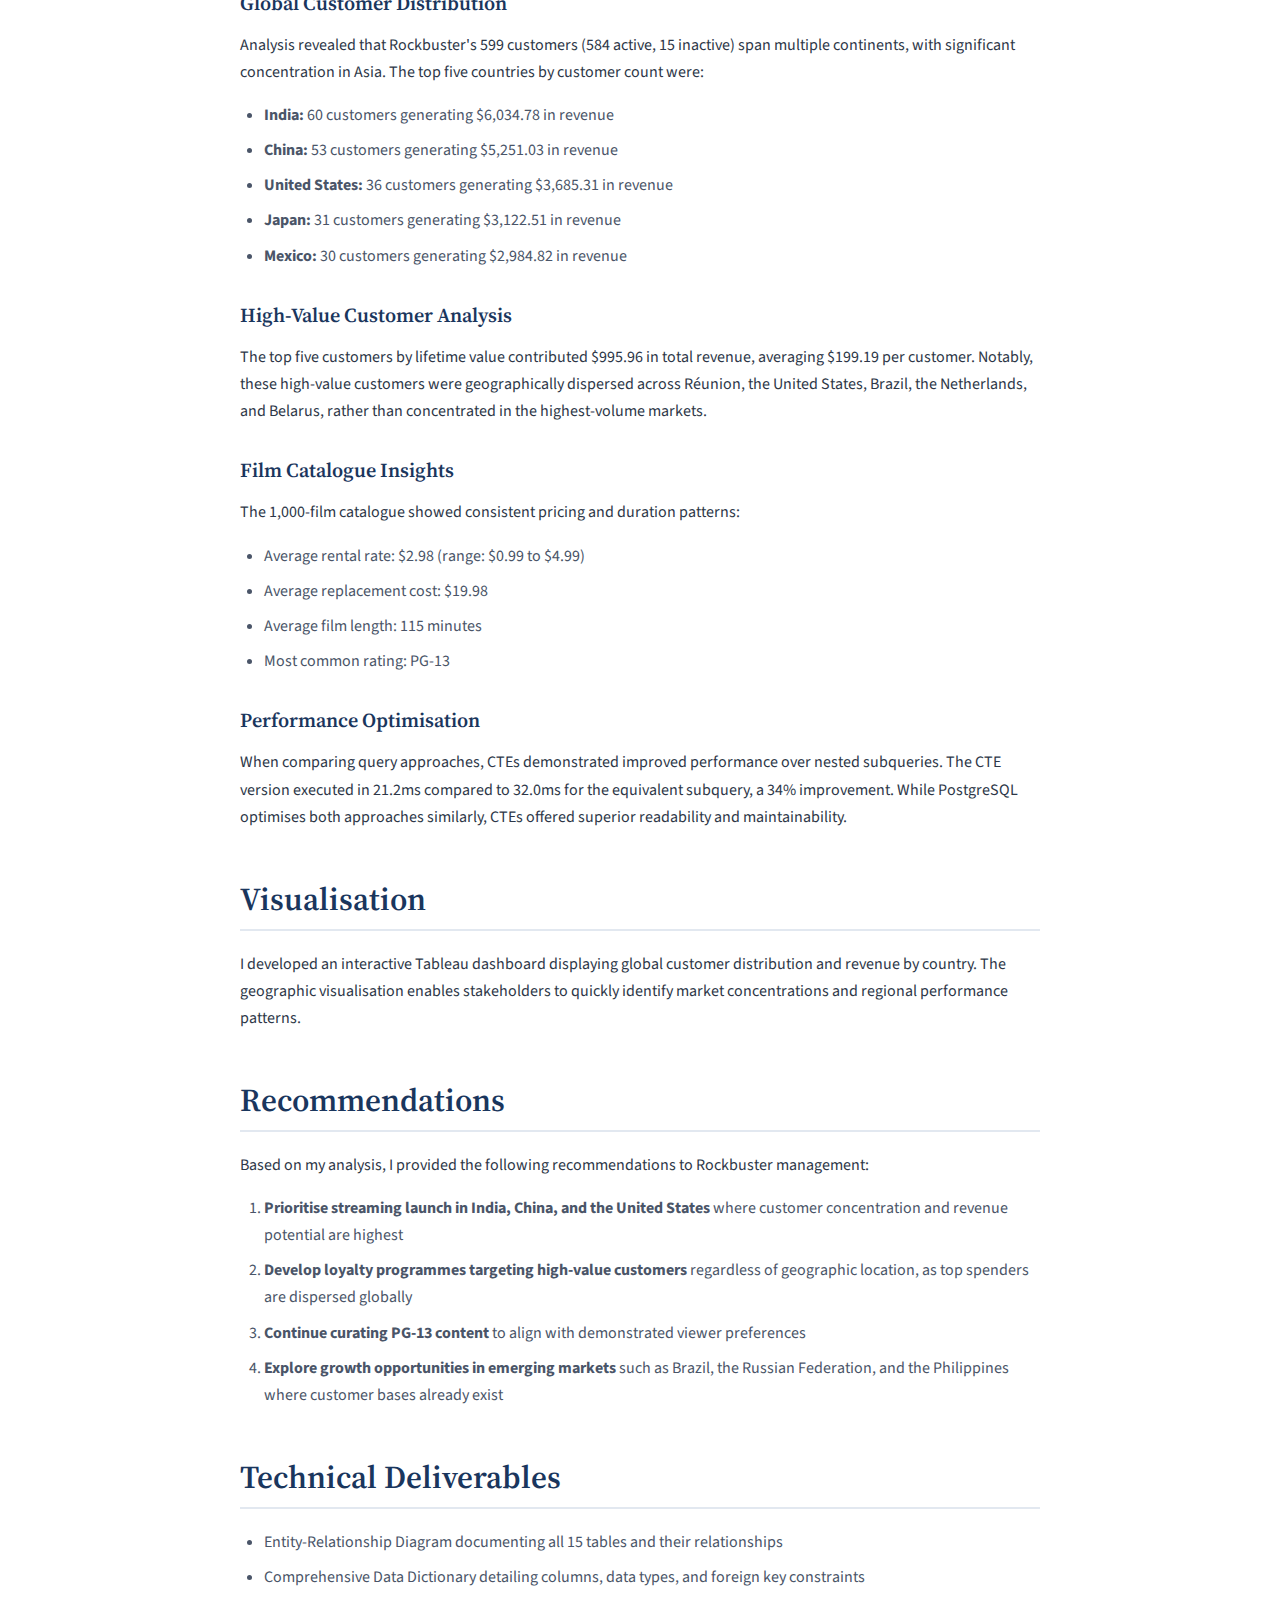
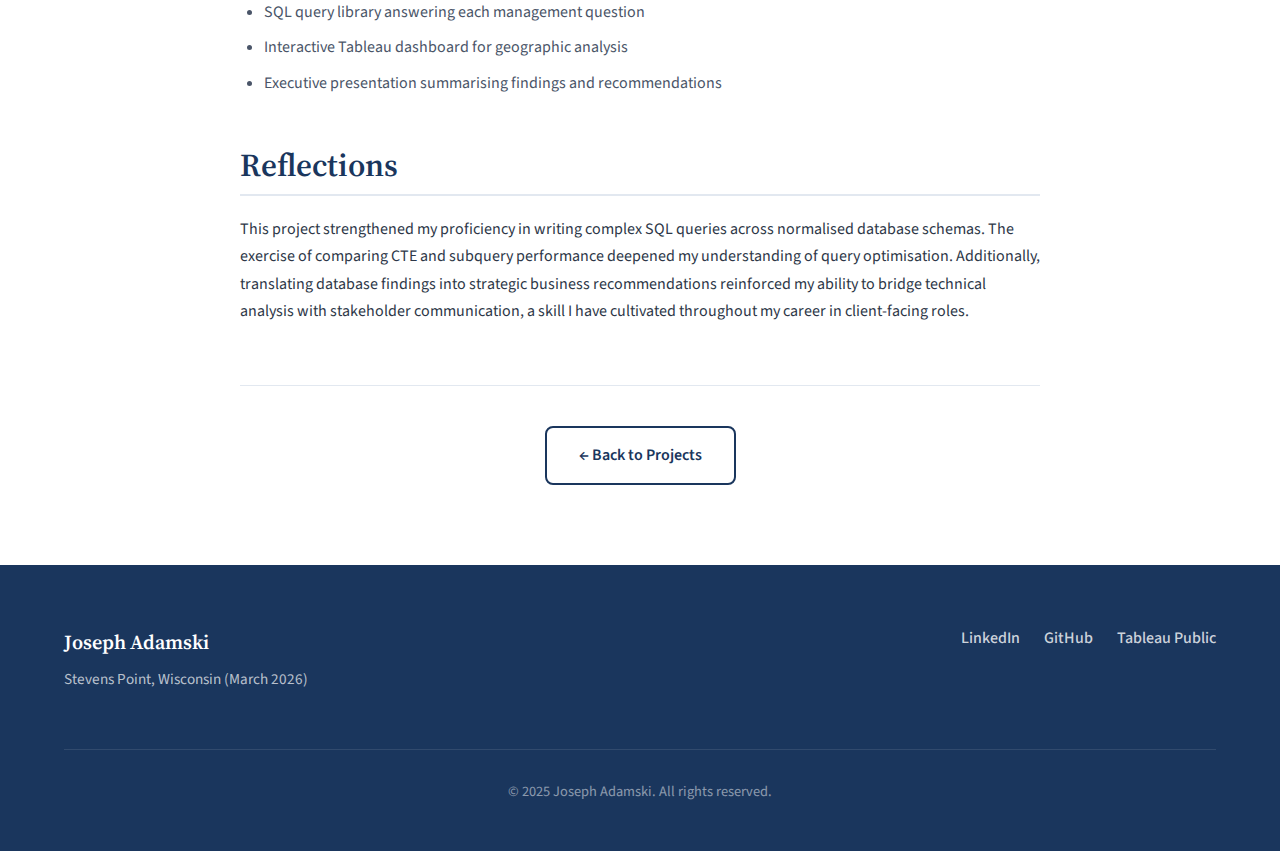
<file: projects/rockbuster.html>
<!DOCTYPE html>
<html lang="en">
<head>
    <meta charset="UTF-8">
    <meta name="viewport" content="width=device-width, initial-scale=1.0">
    <title>Rockbuster Stealth Analysis | Joseph Adamski</title>
    <link rel="stylesheet" href="../styles.css">
    <link rel="preconnect" href="https://fonts.googleapis.com">
    <link rel="preconnect" href="https://fonts.gstatic.com" crossorigin>
    <link href="https://fonts.googleapis.com/css2?family=Source+Sans+3:wght@400;600;700&family=Source+Serif+4:wght@400;600&display=swap" rel="stylesheet">
</head>
<body>
    <!-- Navigation -->
    <nav class="navbar">
        <div class="nav-container">
            <a href="../index.html" class="nav-logo">Joseph Adamski</a>
            <ul class="nav-menu">
                <li><a href="../index.html" class="nav-link">Projects</a></li>
                <li><a href="../about.html" class="nav-link">About</a></li>
                <li><a href="../contact.html" class="nav-link">Contact</a></li>
                <li><a href="../assets/Joseph_Adamski_Resume.pdf" class="nav-link nav-resume" target="_blank">Resume</a></li>
            </ul>
            <button class="nav-toggle" aria-label="Toggle navigation">
                <span></span>
                <span></span>
                <span></span>
            </button>
        </div>
    </nav>

    <!-- Case Study -->
    <article class="case-study">
        <header class="case-study-header">
            <h1>Rockbuster Stealth Video Rental Analysis</h1>
            <div class="case-study-meta">
                <span><strong>Role:</strong> Data Analyst</span>
                <span><strong>Tools:</strong> PostgreSQL, Tableau, Excel</span>
                <span><strong>Database:</strong> 15 Tables, 599 Customers, 1,000 Films</span>
            </div>
            <div class="case-study-links">
                <a href="https://public.tableau.com/app/profile/joseph.adamski/viz/3_10_tableau/Dashboard1" target="_blank">View Tableau Dashboard →</a>
                <a href="https://github.com/DataPenguin-25/Rockbuster_Sql" target="_blank">View GitHub Repository →</a>
            </div>
        </header>

        <div class="case-study-content">
            <h2>Project Overview</h2>
            <p>Rockbuster Stealth, a video rental company with a global customer base, sought to transition from physical stores to an online streaming model. The management team required data-driven insights to understand their customer distribution, revenue performance, and market opportunities across international operations. This project analysed their relational database using SQL to answer key business questions and inform the streaming launch strategy.</p>

            <h2>The Challenge</h2>
            <p>Rockbuster's management posed five critical business questions:</p>
            <ol>
                <li>Which movies contributed the most and least to revenue?</li>
                <li>What was the average rental duration?</li>
                <li>Which countries are Rockbuster customers based in?</li>
                <li>Where are customers with high lifetime value located?</li>
                <li>Do sales figures vary between geographic regions?</li>
            </ol>

            <h2>Data and Methodology</h2>
            <h3>Database Structure</h3>
            <p>I connected to Rockbuster's PostgreSQL database, which utilised a snowflake schema comprising 15 related tables. The central fact table (payment) connected to dimension tables including customer, film, staff, store, and inventory, with geographic data normalised across address, city, and country tables. I created a comprehensive data dictionary and entity-relationship diagram to document the database architecture.</p>

            <h3>SQL Techniques Employed</h3>
            <p>The analysis required sophisticated SQL queries to traverse the normalised schema:</p>
            <ul>
                <li><strong>Multi-table JOINs:</strong> Connected four to five tables per query (customer → address → city → country → payment) to link customer data with geographic and transactional information</li>
                <li><strong>Common Table Expressions (CTEs):</strong> Organised complex logic into modular, readable components for identifying top countries and filtering high-value customers</li>
                <li><strong>Subqueries:</strong> Nested queries for comparative analysis and conditional aggregations</li>
                <li><strong>Aggregation Functions:</strong> Utilised SUM, COUNT, AVG, MIN, MAX, and MODE() to derive summary statistics</li>
                <li><strong>Performance Analysis:</strong> Compared CTE versus subquery execution using EXPLAIN ANALYZE</li>
            </ul>

            <h2>Key Findings</h2>
            
            <h3>Global Customer Distribution</h3>
            <p>Analysis revealed that Rockbuster's 599 customers (584 active, 15 inactive) span multiple continents, with significant concentration in Asia. The top five countries by customer count were:</p>
            <ul>
                <li><strong>India:</strong> 60 customers generating $6,034.78 in revenue</li>
                <li><strong>China:</strong> 53 customers generating $5,251.03 in revenue</li>
                <li><strong>United States:</strong> 36 customers generating $3,685.31 in revenue</li>
                <li><strong>Japan:</strong> 31 customers generating $3,122.51 in revenue</li>
                <li><strong>Mexico:</strong> 30 customers generating $2,984.82 in revenue</li>
            </ul>

            <h3>High-Value Customer Analysis</h3>
            <p>The top five customers by lifetime value contributed $995.96 in total revenue, averaging $199.19 per customer. Notably, these high-value customers were geographically dispersed across Réunion, the United States, Brazil, the Netherlands, and Belarus, rather than concentrated in the highest-volume markets.</p>

            <h3>Film Catalogue Insights</h3>
            <p>The 1,000-film catalogue showed consistent pricing and duration patterns:</p>
            <ul>
                <li>Average rental rate: $2.98 (range: $0.99 to $4.99)</li>
                <li>Average replacement cost: $19.98</li>
                <li>Average film length: 115 minutes</li>
                <li>Most common rating: PG-13</li>
            </ul>

            <h3>Performance Optimisation</h3>
            <p>When comparing query approaches, CTEs demonstrated improved performance over nested subqueries. The CTE version executed in 21.2ms compared to 32.0ms for the equivalent subquery, a 34% improvement. While PostgreSQL optimises both approaches similarly, CTEs offered superior readability and maintainability.</p>

            <h2>Visualisation</h2>
            <p>I developed an interactive Tableau dashboard displaying global customer distribution and revenue by country. The geographic visualisation enables stakeholders to quickly identify market concentrations and regional performance patterns.</p>

            <h2>Recommendations</h2>
            <p>Based on my analysis, I provided the following recommendations to Rockbuster management:</p>
            <ol>
                <li><strong>Prioritise streaming launch in India, China, and the United States</strong> where customer concentration and revenue potential are highest</li>
                <li><strong>Develop loyalty programmes targeting high-value customers</strong> regardless of geographic location, as top spenders are dispersed globally</li>
                <li><strong>Continue curating PG-13 content</strong> to align with demonstrated viewer preferences</li>
                <li><strong>Explore growth opportunities in emerging markets</strong> such as Brazil, the Russian Federation, and the Philippines where customer bases already exist</li>
            </ol>

            <h2>Technical Deliverables</h2>
            <ul>
                <li>Entity-Relationship Diagram documenting all 15 tables and their relationships</li>
                <li>Comprehensive Data Dictionary detailing columns, data types, and foreign key constraints</li>
                <li>SQL query library answering each management question</li>
                <li>Interactive Tableau dashboard for geographic analysis</li>
                <li>Executive presentation summarising findings and recommendations</li>
            </ul>

            <h2>Reflections</h2>
            <p>This project strengthened my proficiency in writing complex SQL queries across normalised database schemas. The exercise of comparing CTE and subquery performance deepened my understanding of query optimisation. Additionally, translating database findings into strategic business recommendations reinforced my ability to bridge technical analysis with stakeholder communication, a skill I have cultivated throughout my career in client-facing roles.</p>
        </div>

        <nav class="case-study-nav">
            <a href="../index.html" class="btn btn-secondary">← Back to Projects</a>
        </nav>
    </article>

    <!-- Footer -->
    <footer class="footer">
        <div class="container">
            <div class="footer-content">
                <div class="footer-info">
                    <p class="footer-name">Joseph Adamski</p>
                    <p class="footer-location">Stevens Point, Wisconsin (March 2026)</p>
                </div>
                <div class="footer-links">
                    <a href="https://www.linkedin.com/in/joseph-adamski-3a903a287" target="_blank">LinkedIn</a>
                    <a href="https://github.com/DataPenguin-25" target="_blank">GitHub</a>
                    <a href="https://public.tableau.com/app/profile/joseph.adamski" target="_blank">Tableau Public</a>
                </div>
            </div>
            <p class="footer-copyright">© 2025 Joseph Adamski. All rights reserved.</p>
        </div>
    </footer>

    <script src="../script.js"></script>
</body>
</html>
</file>
<file: styles.css>
/* CSS Reset & Base Styles */
*, *::before, *::after {
    margin: 0;
    padding: 0;
    box-sizing: border-box;
}

:root {
    --color-primary: #1a365d;
    --color-primary-light: #2d5a87;
    --color-accent: #c9a227;
    --color-text: #2d3748;
    --color-text-light: #4a5568;
    --color-bg: #ffffff;
    --color-bg-alt: #f7fafc;
    --color-border: #e2e8f0;
    --font-heading: 'Source Serif 4', Georgia, serif;
    --font-body: 'Source Sans 3', -apple-system, BlinkMacSystemFont, sans-serif;
    --shadow-sm: 0 1px 3px rgba(0,0,0,0.1);
    --shadow-md: 0 4px 12px rgba(0,0,0,0.1);
    --shadow-lg: 0 10px 40px rgba(0,0,0,0.12);
    --transition: 0.3s ease;
}

html {
    scroll-behavior: smooth;
}

body {
    font-family: var(--font-body);
    font-size: 16px;
    line-height: 1.7;
    color: var(--color-text);
    background-color: var(--color-bg);
}

.container {
    max-width: 1200px;
    margin: 0 auto;
    padding: 0 24px;
}

/* Typography */
h1, h2, h3, h4 {
    font-family: var(--font-heading);
    font-weight: 600;
    line-height: 1.3;
    color: var(--color-primary);
}

h1 { font-size: 3rem; }
h2 { font-size: 2rem; }
h3 { font-size: 1.25rem; }

p {
    margin-bottom: 1rem;
}

a {
    color: var(--color-primary-light);
    text-decoration: none;
    transition: color var(--transition);
}

a:hover {
    color: var(--color-accent);
}

/* Navigation */
.navbar {
    position: fixed;
    top: 0;
    left: 0;
    right: 0;
    background: var(--color-bg);
    border-bottom: 1px solid var(--color-border);
    z-index: 1000;
    padding: 0 24px;
}

.nav-container {
    max-width: 1200px;
    margin: 0 auto;
    display: flex;
    justify-content: space-between;
    align-items: center;
    height: 72px;
}

.nav-logo {
    font-family: var(--font-heading);
    font-size: 1.25rem;
    font-weight: 600;
    color: var(--color-primary);
}

.nav-logo:hover {
    color: var(--color-primary);
}

.nav-menu {
    display: flex;
    list-style: none;
    gap: 8px;
}

.nav-link {
    padding: 10px 20px;
    font-weight: 600;
    font-size: 0.95rem;
    color: var(--color-text-light);
    border-radius: 6px;
    transition: all var(--transition);
}

.nav-link:hover,
.nav-link.active {
    color: var(--color-primary);
    background: var(--color-bg-alt);
}

.nav-resume {
    background: var(--color-primary);
    color: white !important;
}

.nav-resume:hover {
    background: var(--color-primary-light);
    color: white !important;
}

.nav-toggle {
    display: none;
    flex-direction: column;
    gap: 5px;
    background: none;
    border: none;
    cursor: pointer;
    padding: 5px;
}

.nav-toggle span {
    width: 24px;
    height: 2px;
    background: var(--color-primary);
    transition: var(--transition);
}

/* Hero Section */
.hero {
    padding: 160px 24px 100px;
    background: linear-gradient(180deg, var(--color-bg-alt) 0%, var(--color-bg) 100%);
    text-align: center;
}

.hero-content {
    max-width: 720px;
    margin: 0 auto;
}

.hero h1 {
    font-size: 3.5rem;
    margin-bottom: 8px;
    color: var(--color-primary);
}

.hero-title {
    font-size: 1.5rem;
    font-weight: 600;
    color: var(--color-accent);
    margin-bottom: 24px;
    letter-spacing: 0.5px;
}

.hero-description {
    font-size: 1.2rem;
    color: var(--color-text-light);
    margin-bottom: 40px;
    line-height: 1.8;
}

.hero-cta {
    display: flex;
    gap: 16px;
    justify-content: center;
    flex-wrap: wrap;
}

/* Buttons */
.btn {
    display: inline-block;
    padding: 14px 32px;
    font-family: var(--font-body);
    font-size: 1rem;
    font-weight: 600;
    border-radius: 8px;
    transition: all var(--transition);
    cursor: pointer;
    text-decoration: none;
}

.btn-primary {
    background: var(--color-primary);
    color: white;
    border: 2px solid var(--color-primary);
}

.btn-primary:hover {
    background: var(--color-primary-light);
    border-color: var(--color-primary-light);
    color: white;
    transform: translateY(-2px);
    box-shadow: var(--shadow-md);
}

.btn-secondary {
    background: transparent;
    color: var(--color-primary);
    border: 2px solid var(--color-primary);
}

.btn-secondary:hover {
    background: var(--color-primary);
    color: white;
    transform: translateY(-2px);
}

/* Projects Section */
.projects {
    padding: 100px 24px;
}

.section-title {
    text-align: center;
    margin-bottom: 12px;
}

.section-subtitle {
    text-align: center;
    color: var(--color-text-light);
    font-size: 1.1rem;
    max-width: 600px;
    margin: 0 auto 60px;
}

.project-grid {
    display: grid;
    grid-template-columns: repeat(auto-fit, minmax(340px, 1fr));
    gap: 32px;
}

.project-card {
    background: var(--color-bg);
    border: 1px solid var(--color-border);
    border-radius: 12px;
    overflow: hidden;
    transition: all var(--transition);
}

.project-card:hover {
    transform: translateY(-8px);
    box-shadow: var(--shadow-lg);
    border-color: transparent;
}

.project-image {
    height: 200px;
    overflow: hidden;
}

.project-placeholder {
    width: 100%;
    height: 100%;
    display: flex;
    align-items: center;
    justify-content: center;
}

.project-icon {
    font-size: 4rem;
    opacity: 0.9;
}

.project-content {
    padding: 28px;
}

.project-tags {
    display: flex;
    gap: 8px;
    margin-bottom: 16px;
    flex-wrap: wrap;
}

.tag {
    font-size: 0.8rem;
    font-weight: 600;
    padding: 4px 12px;
    background: var(--color-bg-alt);
    color: var(--color-text-light);
    border-radius: 20px;
}

.project-card h3 {
    margin-bottom: 12px;
}

.project-card p {
    color: var(--color-text-light);
    font-size: 0.95rem;
    margin-bottom: 20px;
}

.project-link {
    font-weight: 600;
    color: var(--color-primary);
    display: inline-flex;
    align-items: center;
    gap: 4px;
}

.project-link:hover {
    color: var(--color-accent);
}

/* Skills Section */
.skills {
    padding: 100px 24px;
    background: var(--color-bg-alt);
}

.skills-grid {
    display: grid;
    grid-template-columns: repeat(auto-fit, minmax(280px, 1fr));
    gap: 40px;
    margin-top: 60px;
}

.skill-category {
    background: var(--color-bg);
    padding: 32px;
    border-radius: 12px;
    box-shadow: var(--shadow-sm);
}

.skill-category h3 {
    margin-bottom: 20px;
    padding-bottom: 12px;
    border-bottom: 2px solid var(--color-accent);
}

.skill-category ul {
    list-style: none;
}

.skill-category li {
    padding: 8px 0;
    color: var(--color-text-light);
    position: relative;
    padding-left: 20px;
}

.skill-category li::before {
    content: "→";
    position: absolute;
    left: 0;
    color: var(--color-accent);
}

/* Footer */
.footer {
    background: var(--color-primary);
    color: white;
    padding: 60px 24px 30px;
}

.footer-content {
    display: flex;
    justify-content: space-between;
    align-items: flex-start;
    flex-wrap: wrap;
    gap: 30px;
    margin-bottom: 40px;
}

.footer-name {
    font-family: var(--font-heading);
    font-size: 1.25rem;
    font-weight: 600;
    margin-bottom: 8px;
}

.footer-location {
    color: rgba(255,255,255,0.7);
    font-size: 0.95rem;
}

.footer-links {
    display: flex;
    gap: 24px;
}

.footer-links a {
    color: rgba(255,255,255,0.8);
    font-weight: 500;
}

.footer-links a:hover {
    color: var(--color-accent);
}

.footer-copyright {
    text-align: center;
    color: rgba(255,255,255,0.5);
    font-size: 0.9rem;
    padding-top: 30px;
    border-top: 1px solid rgba(255,255,255,0.1);
}

/* Case Study Page Styles */
.case-study {
    padding: 120px 24px 80px;
}

.case-study-header {
    max-width: 800px;
    margin: 0 auto 60px;
}

.case-study-header h1 {
    font-size: 2.5rem;
    margin-bottom: 16px;
}

.case-study-meta {
    display: flex;
    gap: 24px;
    flex-wrap: wrap;
    margin-bottom: 24px;
}

.case-study-meta span {
    color: var(--color-text-light);
    font-size: 0.95rem;
}

.case-study-meta strong {
    color: var(--color-primary);
}

.case-study-links {
    display: flex;
    gap: 16px;
    flex-wrap: wrap;
}

.case-study-links a {
    font-weight: 600;
}

.case-study-content {
    max-width: 800px;
    margin: 0 auto;
}

.case-study-content h2 {
    margin-top: 48px;
    margin-bottom: 20px;
    padding-bottom: 8px;
    border-bottom: 2px solid var(--color-border);
}

.case-study-content h3 {
    margin-top: 32px;
    margin-bottom: 16px;
}

.case-study-content ul,
.case-study-content ol {
    margin-bottom: 1rem;
    padding-left: 24px;
}

.case-study-content li {
    margin-bottom: 8px;
    color: var(--color-text-light);
}

.case-study-nav {
    max-width: 800px;
    margin: 60px auto 0;
    padding-top: 40px;
    border-top: 1px solid var(--color-border);
    text-align: center;
}

/* About Page */
.about-hero {
    padding: 140px 24px 80px;
    background: var(--color-bg-alt);
}

.about-content {
    max-width: 800px;
    margin: 0 auto;
    display: grid;
    grid-template-columns: 200px 1fr;
    gap: 60px;
    align-items: start;
}

.about-photo {
    width: 200px;
    height: 200px;
    border-radius: 12px;
    background: var(--color-primary);
    display: flex;
    align-items: center;
    justify-content: center;
    color: white;
    font-size: 4rem;
    font-family: var(--font-heading);
}

.about-intro h1 {
    font-size: 2.5rem;
    margin-bottom: 8px;
}

.about-intro .hero-title {
    text-align: left;
    margin-bottom: 20px;
}

.about-intro p {
    color: var(--color-text-light);
    font-size: 1.1rem;
}

.about-sections {
    padding: 80px 24px;
}

.about-section {
    max-width: 800px;
    margin: 0 auto 60px;
}

.about-section h2 {
    margin-bottom: 20px;
}

.about-section p {
    color: var(--color-text-light);
}

.competencies-list {
    display: grid;
    grid-template-columns: repeat(2, 1fr);
    gap: 12px;
    margin-top: 20px;
    list-style: none;
}

.competencies-list li {
    padding: 8px 0;
    padding-left: 24px;
    position: relative;
    color: var(--color-text-light);
}

.competencies-list li::before {
    content: "✓";
    position: absolute;
    left: 0;
    color: var(--color-accent);
    font-weight: bold;
}

/* Contact Page */
.contact-hero {
    padding: 140px 24px 80px;
    background: var(--color-bg-alt);
    text-align: center;
}

.contact-hero h1 {
    margin-bottom: 16px;
}

.contact-hero p {
    color: var(--color-text-light);
    font-size: 1.1rem;
    max-width: 500px;
    margin: 0 auto;
}

.contact-content {
    padding: 80px 24px;
}

.contact-grid {
    max-width: 800px;
    margin: 0 auto;
    display: grid;
    grid-template-columns: repeat(auto-fit, minmax(250px, 1fr));
    gap: 40px;
}

.contact-card {
    background: var(--color-bg);
    padding: 32px;
    border-radius: 12px;
    border: 1px solid var(--color-border);
    text-align: center;
}

.contact-card h3 {
    margin-bottom: 16px;
}

.contact-card p {
    color: var(--color-text-light);
}

.contact-card a {
    font-weight: 600;
}

.social-links {
    display: flex;
    flex-direction: column;
    gap: 12px;
    margin-top: 8px;
}

/* Mobile Responsive */
@media (max-width: 768px) {
    .nav-menu {
        position: fixed;
        top: 72px;
        left: 0;
        right: 0;
        background: var(--color-bg);
        flex-direction: column;
        padding: 20px;
        gap: 0;
        border-bottom: 1px solid var(--color-border);
        display: none;
    }
    
    .nav-menu.active {
        display: flex;
    }
    
    .nav-link {
        padding: 16px 20px;
        border-radius: 0;
        border-bottom: 1px solid var(--color-border);
    }
    
    .nav-toggle {
        display: flex;
    }
    
    .hero h1 {
        font-size: 2.5rem;
    }
    
    .hero-description {
        font-size: 1.1rem;
    }
    
    .project-grid {
        grid-template-columns: 1fr;
    }
    
    .about-content {
        grid-template-columns: 1fr;
        text-align: center;
    }
    
    .about-photo {
        margin: 0 auto;
    }
    
    .about-intro .hero-title {
        text-align: center;
    }
    
    .competencies-list {
        grid-template-columns: 1fr;
    }
    
    .footer-content {
        flex-direction: column;
        text-align: center;
    }
    
    .footer-links {
        justify-content: center;
    }
}
</file>
